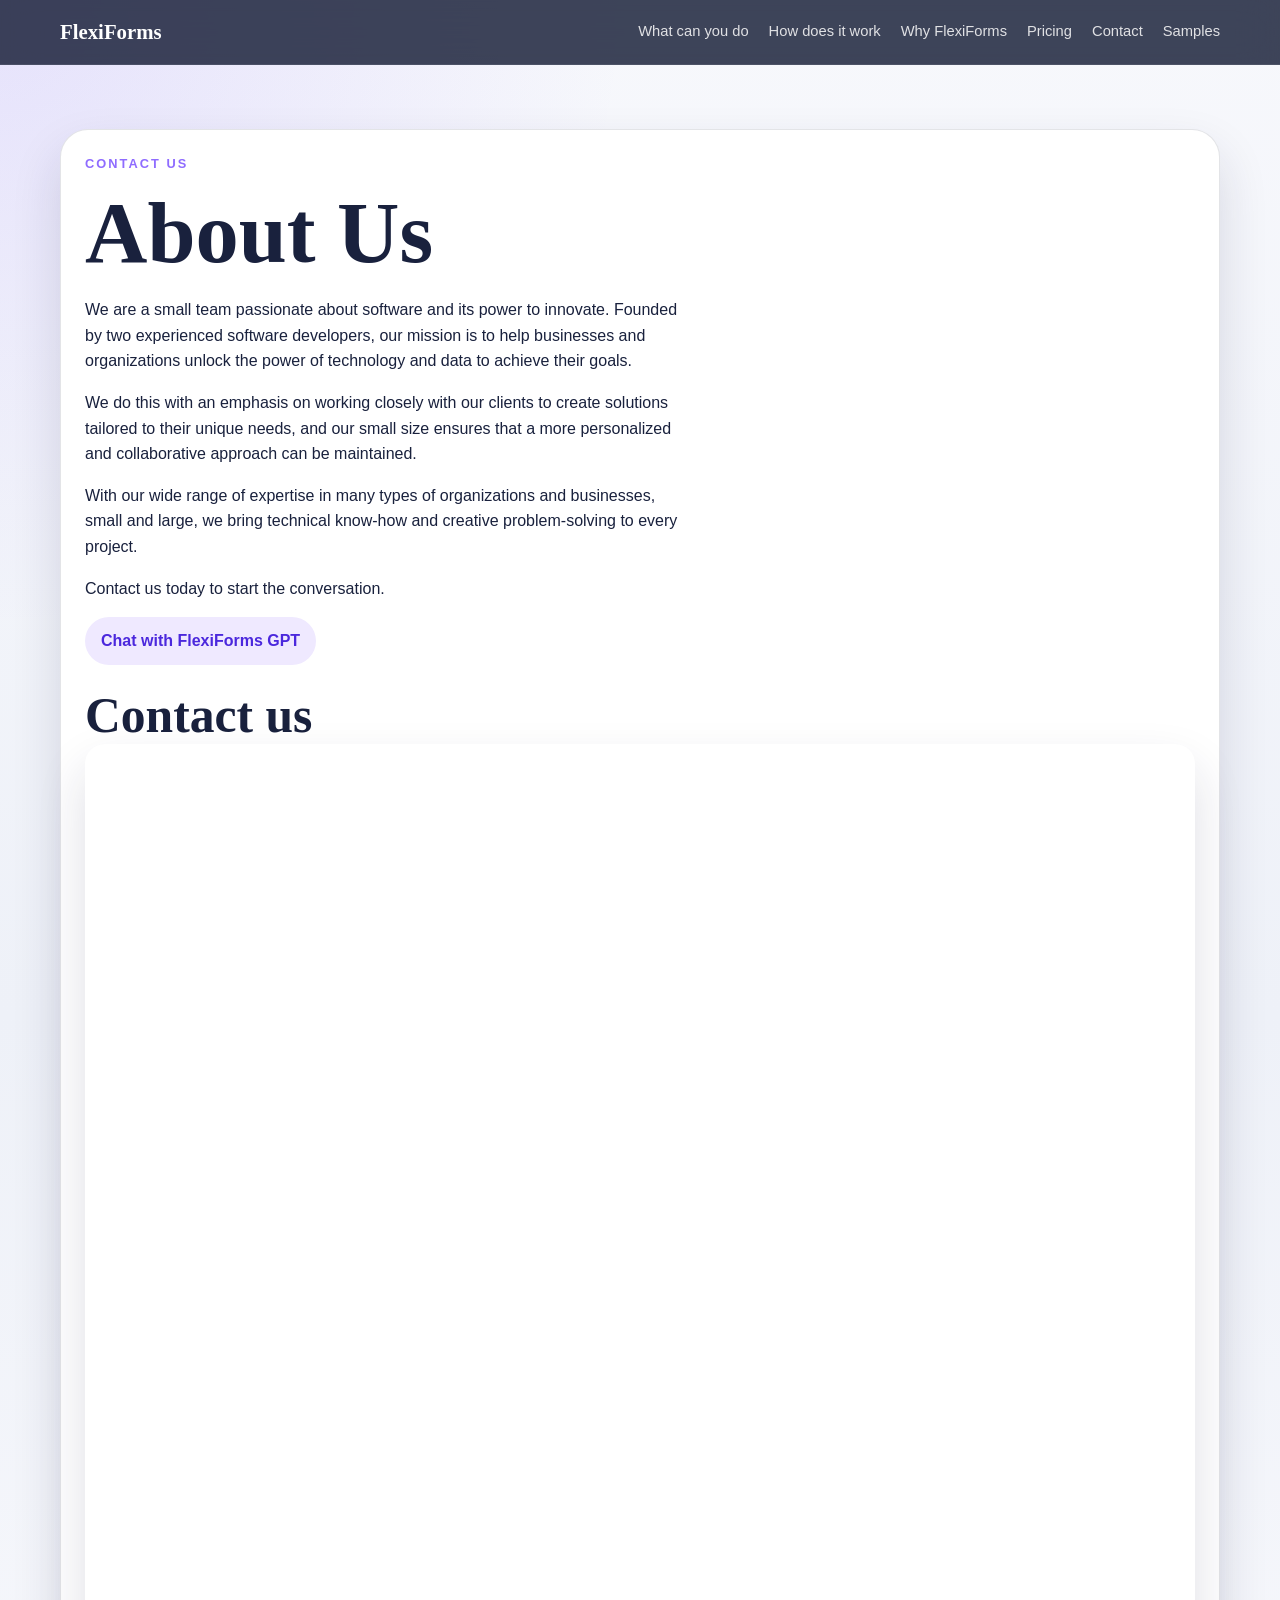
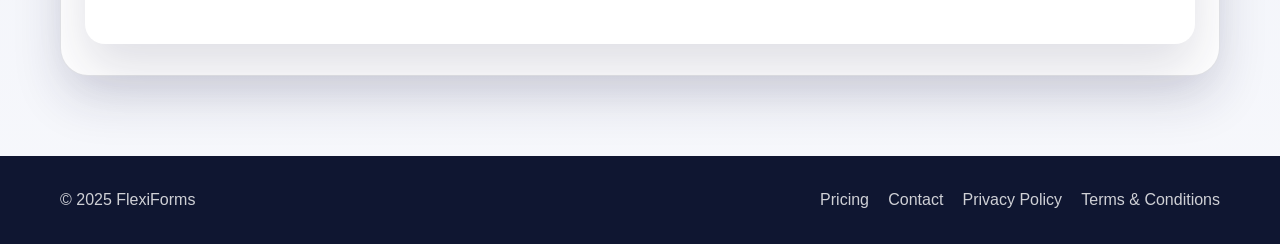
<file: contact.html>
<!DOCTYPE html>
<html lang="en">
<head>
  <meta charset="UTF-8">
  <meta name="viewport" content="width=device-width, initial-scale=1.0">
  <title>Contact | FlexiForms</title>
  <link rel="stylesheet" href="./styles.css">
</head>
<body>
  <header class="site-header">
    <div class="container nav-shell">
      <a class="brand" href="./index.html">FlexiForms</a>
      <nav class="site-nav" aria-label="Primary">
        <a href="./index.html#capabilities">What can you do</a>
        <a href="./index.html#workflow">How does it work</a>
        <a href="./index.html#why">Why FlexiForms</a>
        <a href="./pricing.html">Pricing</a>
        <a href="./contact.html">Contact</a>
        <a href="./samples.html">Samples</a>
      </nav>
    </div>
  </header>
  <main class="page-main">
    <div class="container">
      <section class="page-panel page-stack">
        <article>
          <p class="eyebrow">Contact Us</p>
          <h1>About Us</h1>
          <p>We are a small team passionate about software and its power to innovate. Founded by two experienced software developers, our mission is to help businesses and organizations unlock the power of technology and data to achieve their goals.</p>
          <p>We do this with an emphasis on working closely with our clients to create solutions tailored to their unique needs, and our small size ensures that a more personalized and collaborative approach can be maintained.</p>
          <p>With our wide range of expertise in many types of organizations and businesses, small and large, we bring technical know-how and creative problem-solving to every project.</p>
          <p>Contact us today to start the conversation.</p>
          <div class="button-row">
            <a class="button-inline" href="http://chat.flexiformsapp.com/" target="_blank" rel="noreferrer">Chat with FlexiForms GPT</a>
          </div>
        </article>

        <article>
          <h2>Contact us</h2>
          <div id="loader" class="page-panel">Loading contact form...</div>
          <iframe
            src="https://flexiformslive.azurewebsites.net/afd0b690-01eb-43bb-a23d-08ddc40c4bf8"
            onload="document.getElementById('loader').style.display='none';"
            title="FlexiForms contact form"
            style="width:100%;min-height:900px;border:0;border-radius:20px;background:#fff;box-shadow:0 24px 50px rgba(29,31,71,0.14);"
          ></iframe>
        </article>
      </section>
    </div>
  </main>
  <footer class="site-footer">
    <div class="container footer-shell">
      <p>&copy; 2025 FlexiForms</p>
      <div class="footer-links">
        <a href="./pricing.html">Pricing</a>
        <a href="./contact.html">Contact</a>
        <a href="./privacy-policy.html">Privacy Policy</a>
        <a href="./terms-conditions.html">Terms &amp; Conditions</a>
      </div>
    </div>
  </footer>
</body>
</html>
</file>
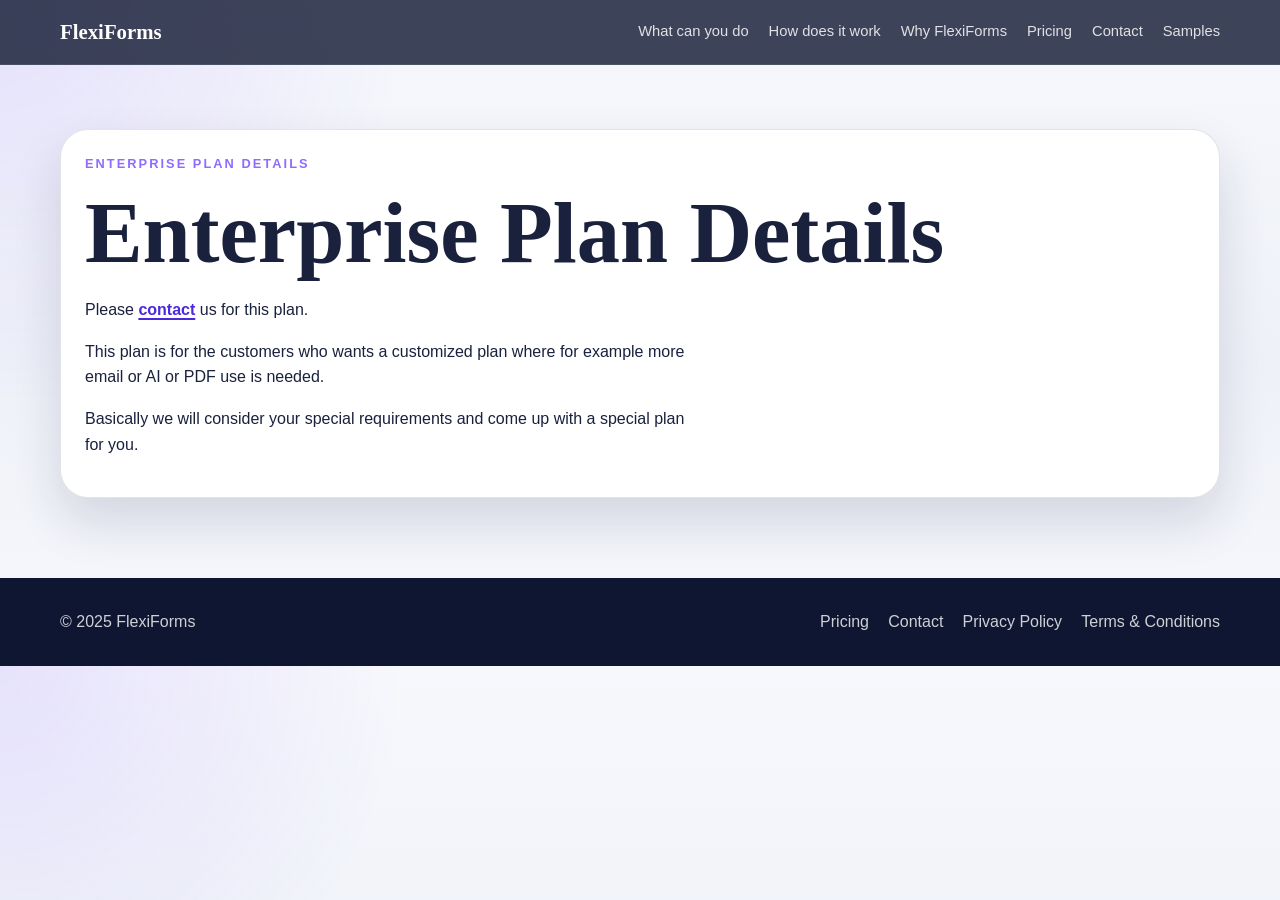
<file: enterprise-plan-details.html>
<!DOCTYPE html>
<html lang="en">
<head>
  <meta charset="UTF-8">
  <meta name="viewport" content="width=device-width, initial-scale=1.0">
  <title>Enterprise Plan Details | FlexiForms</title>
  <link rel="stylesheet" href="./styles.css">
</head>
<body>
  <header class="site-header">
    <div class="container nav-shell">
      <a class="brand" href="./index.html">FlexiForms</a>
      <nav class="site-nav" aria-label="Primary">
        <a href="./index.html#capabilities">What can you do</a>
        <a href="./index.html#workflow">How does it work</a>
        <a href="./index.html#why">Why FlexiForms</a>
        <a href="./pricing.html">Pricing</a>
        <a href="./contact.html">Contact</a>
        <a href="./samples.html">Samples</a>
      </nav>
    </div>
  </header>
  <main class="page-main">
    <div class="container">
      <section class="page-panel policy-copy">
        <p class="eyebrow">Enterprise Plan Details</p>
        <h1>Enterprise Plan Details</h1>
        <p>Please <a href="./contact.html">contact</a> us for this plan.</p>
        <p>This plan is for the customers who wants a customized plan where for example more email or AI or PDF use is needed.</p>
        <p>Basically we will consider your special requirements and come up with a special plan for you.</p>
      </section>
    </div>
  </main>
  <footer class="site-footer">
    <div class="container footer-shell">
      <p>&copy; 2025 FlexiForms</p>
      <div class="footer-links">
        <a href="./pricing.html">Pricing</a>
        <a href="./contact.html">Contact</a>
        <a href="./privacy-policy.html">Privacy Policy</a>
        <a href="./terms-conditions.html">Terms &amp; Conditions</a>
      </div>
    </div>
  </footer>
</body>
</html>
</file>
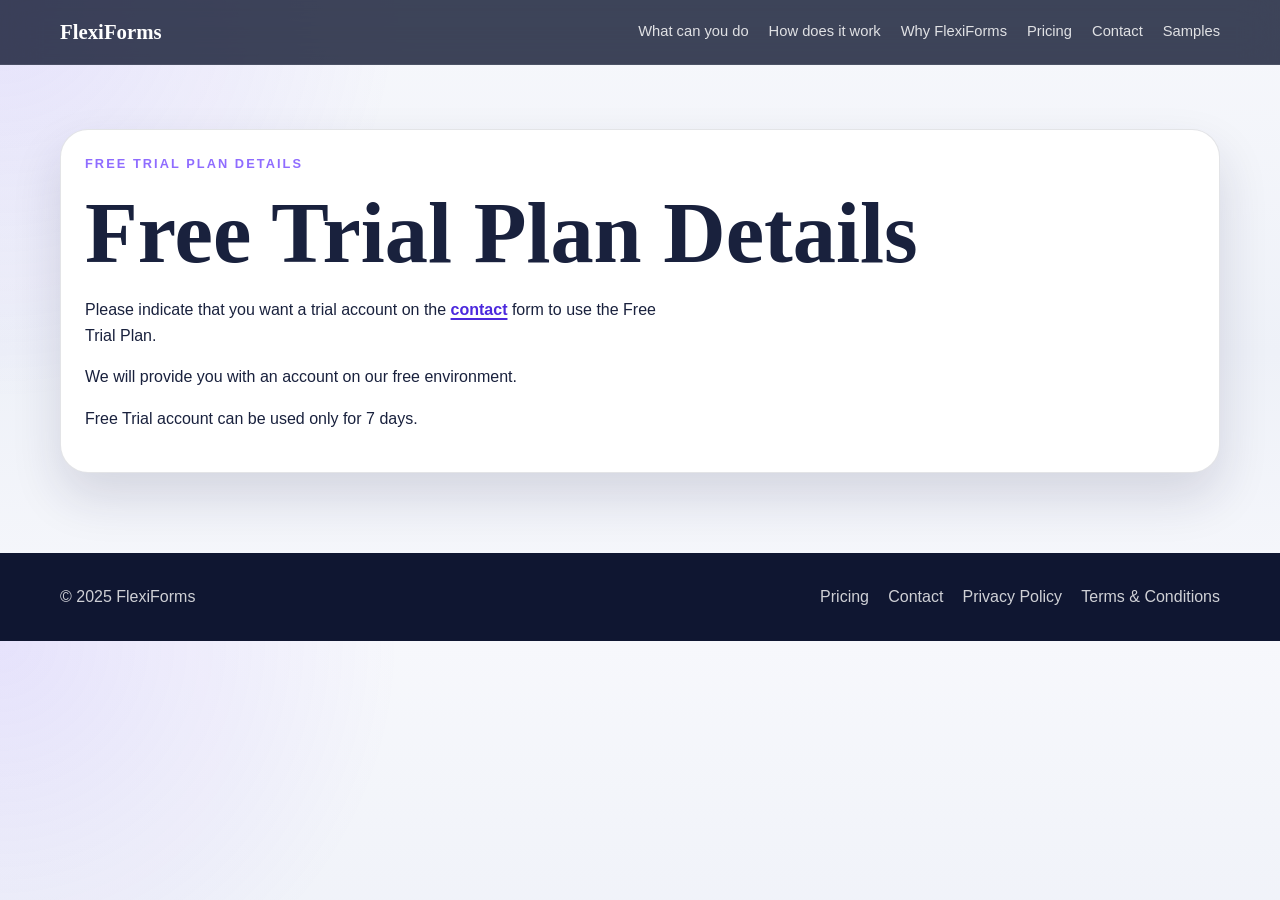
<file: free-plan-details.html>
<!DOCTYPE html>
<html lang="en">
<head>
  <meta charset="UTF-8">
  <meta name="viewport" content="width=device-width, initial-scale=1.0">
  <title>Free Trial Plan Details | FlexiForms</title>
  <link rel="stylesheet" href="./styles.css">
</head>
<body>
  <header class="site-header">
    <div class="container nav-shell">
      <a class="brand" href="./index.html">FlexiForms</a>
      <nav class="site-nav" aria-label="Primary">
        <a href="./index.html#capabilities">What can you do</a>
        <a href="./index.html#workflow">How does it work</a>
        <a href="./index.html#why">Why FlexiForms</a>
        <a href="./pricing.html">Pricing</a>
        <a href="./contact.html">Contact</a>
        <a href="./samples.html">Samples</a>
      </nav>
    </div>
  </header>
  <main class="page-main">
    <div class="container">
      <section class="page-panel policy-copy">
        <p class="eyebrow">Free Trial Plan Details</p>
        <h1>Free Trial Plan Details</h1>
        <p>Please indicate that you want a trial account on the <a href="./contact.html">contact</a> form to use the Free Trial Plan.</p>
        <p>We will provide you with an account on our free environment.</p>
        <p>Free Trial account can be used only for 7 days.</p>
      </section>
    </div>
  </main>
  <footer class="site-footer">
    <div class="container footer-shell">
      <p>&copy; 2025 FlexiForms</p>
      <div class="footer-links">
        <a href="./pricing.html">Pricing</a>
        <a href="./contact.html">Contact</a>
        <a href="./privacy-policy.html">Privacy Policy</a>
        <a href="./terms-conditions.html">Terms &amp; Conditions</a>
      </div>
    </div>
  </footer>
</body>
</html>
</file>
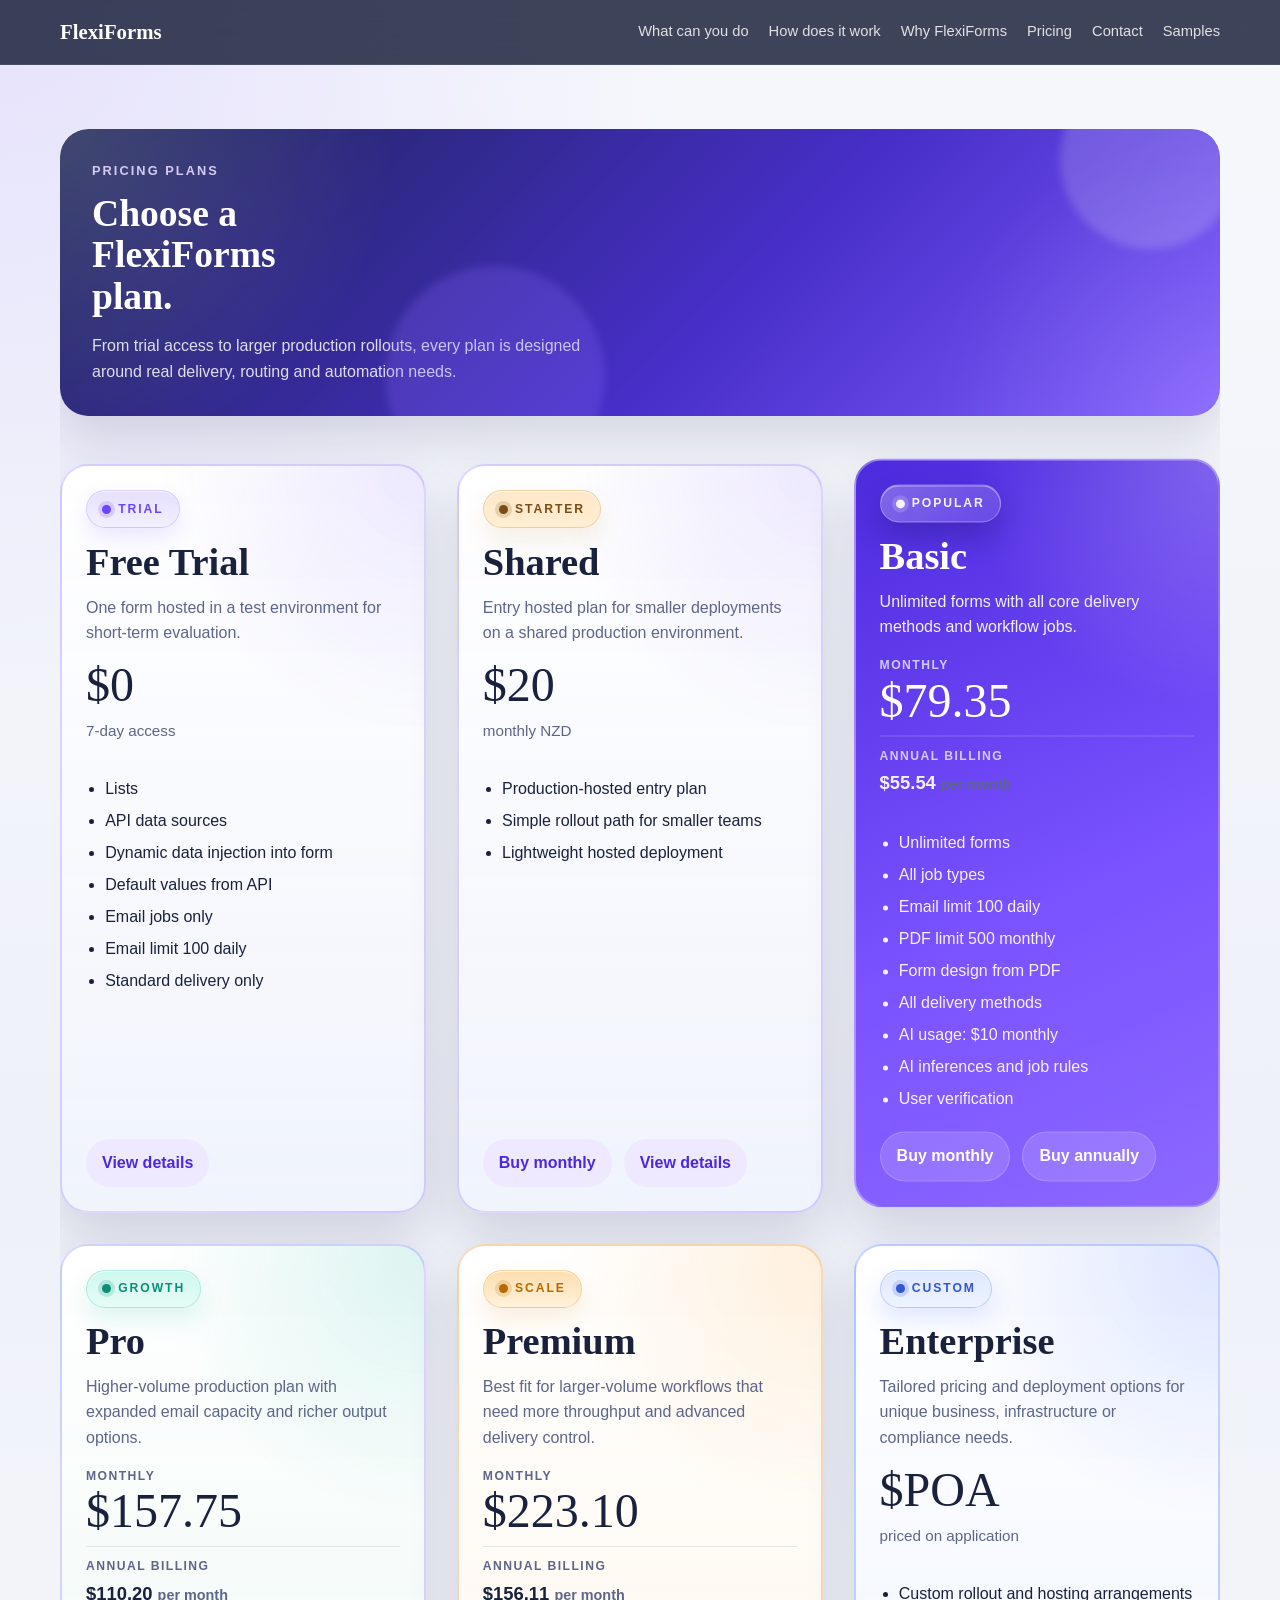
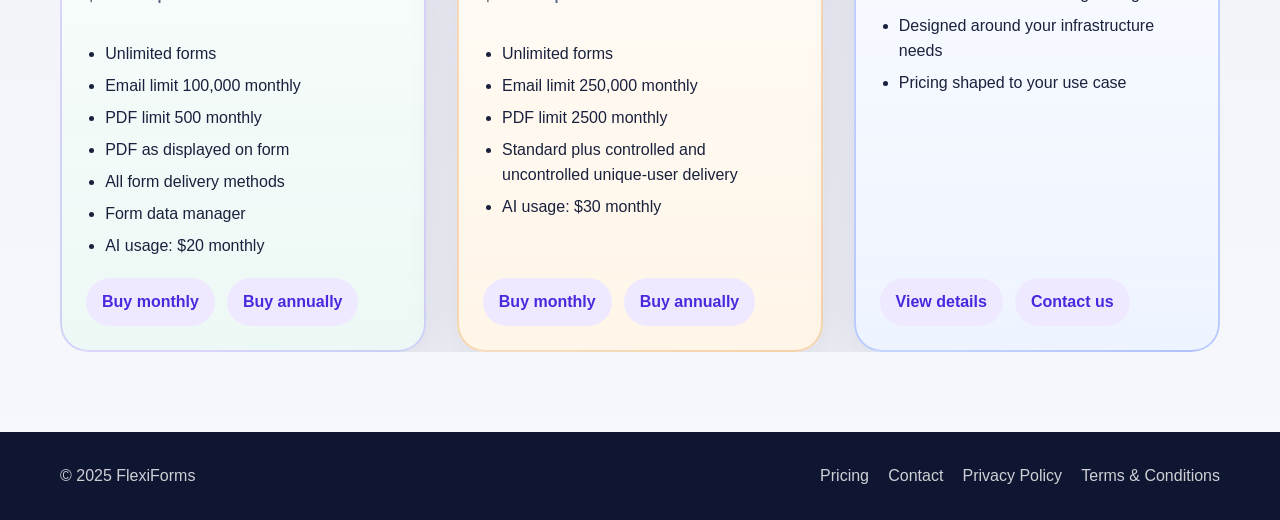
<file: pricing.html>
<!DOCTYPE html>
<html lang="en">
<head>
  <meta charset="UTF-8">
  <meta name="viewport" content="width=device-width, initial-scale=1.0">
  <title>Pricing | FlexiForms</title>
  <link rel="stylesheet" href="./styles.css">
</head>
<body>
  <header class="site-header">
    <div class="container nav-shell">
      <a class="brand" href="./index.html">FlexiForms</a>
      <nav class="site-nav" aria-label="Primary">
        <a href="./index.html#capabilities">What can you do</a>
        <a href="./index.html#workflow">How does it work</a>
        <a href="./index.html#why">Why FlexiForms</a>
        <a href="./pricing.html">Pricing</a>
        <a href="./contact.html">Contact</a>
        <a href="./samples.html">Samples</a>
      </nav>
    </div>
  </header>
  <main class="page-main">
    <div class="container">
      <section class="pricing-shell page-stack">
        <div class="pricing-hero">
          <div class="pricing-orb pricing-orb-one" aria-hidden="true"></div>
          <div class="pricing-orb pricing-orb-two" aria-hidden="true"></div>
          <p class="eyebrow">Pricing Plans</p>
          <h1>Choose a FlexiForms plan.</h1>
          <p>From trial access to larger production rollouts, every plan is designed around real delivery, routing and automation needs.</p>
        </div>

        <div class="plan-grid">
          <article class="plan-card">
            <div class="plan-top">
              <div>
                <p class="plan-badge plan-badge-trial">Trial</p>
                <h2 class="plan-title">Free Trial</h2>
                <p class="plan-summary">One form hosted in a test environment for short-term evaluation.</p>
              </div>
              <div class="plan-price-group">
                <p class="plan-price">$0</p>
                <p class="plan-price-note">7-day access</p>
              </div>
            </div>
            <ul class="bullet-list">
              <li>Lists</li>
              <li>API data sources</li>
              <li>Dynamic data injection into form</li>
              <li>Default values from API</li>
              <li>Email jobs only</li>
              <li>Email limit 100 daily</li>
              <li>Standard delivery only</li>
            </ul>
            <div class="plan-actions">
              <a class="button-inline" href="./free-plan-details.html">View details</a>
            </div>
          </article>

          <article class="plan-card">
            <div class="plan-top">
              <div>
                <p class="plan-badge plan-badge-starter">Starter</p>
                <h2 class="plan-title">Shared</h2>
                <p class="plan-summary">Entry hosted plan for smaller deployments on a shared production environment.</p>
              </div>
              <div class="plan-price-group">
                <p class="plan-price">$20</p>
                <p class="plan-price-note">monthly NZD</p>
              </div>
            </div>
            <ul class="bullet-list">
              <li>Production-hosted entry plan</li>
              <li>Simple rollout path for smaller teams</li>
              <li>Lightweight hosted deployment</li>
            </ul>
            <div class="plan-actions">
              <a class="button-inline" href="https://buy.stripe.com/3cI8wQbhMeuC51x5dz4c808" target="_blank" rel="noreferrer">Buy monthly</a>
              <a class="button-inline" href="./shared-plan-details.html">View details</a>
            </div>
          </article>

          <article class="plan-card plan-card-featured">
            <div class="plan-top">
              <div>
                <p class="plan-badge plan-badge-popular">Popular</p>
                <h2 class="plan-title">Basic</h2>
                <p class="plan-summary">Unlimited forms with all core delivery methods and workflow jobs.</p>
              </div>
              <div class="plan-price-group">
                <div class="plan-rate">
                  <p class="plan-rate-label">Monthly</p>
                  <p class="plan-price">$79.35</p>
                </div>
                <div class="plan-rate plan-rate-secondary">
                  <p class="plan-rate-label">Annual billing</p>
                  <p class="plan-subprice">$55.54 <span>per month</span></p>
                </div>
              </div>
            </div>
            <ul class="bullet-list">
              <li>Unlimited forms</li>
              <li>All job types</li>
              <li>Email limit 100 daily</li>
              <li>PDF limit 500 monthly</li>
              <li>Form design from PDF</li>
              <li>All delivery methods</li>
              <li>AI usage: $10 monthly</li>
              <li>AI inferences and job rules</li>
              <li>User verification</li>
            </ul>
            <div class="plan-actions">
              <a class="button-inline" href="https://buy.stripe.com/fZu5kEadIgCK51x8pL4c806" target="_blank" rel="noreferrer">Buy monthly</a>
              <a class="button-inline" href="https://buy.stripe.com/fZu14oadI5Y69hN21n4c805" target="_blank" rel="noreferrer">Buy annually</a>
            </div>
          </article>

          <article class="plan-card plan-card-growth">
            <div class="plan-top">
              <div>
                <p class="plan-badge plan-badge-growth">Growth</p>
                <h2 class="plan-title">Pro</h2>
                <p class="plan-summary">Higher-volume production plan with expanded email capacity and richer output options.</p>
              </div>
              <div class="plan-price-group">
                <div class="plan-rate">
                  <p class="plan-rate-label">Monthly</p>
                  <p class="plan-price">$157.75</p>
                </div>
                <div class="plan-rate plan-rate-secondary">
                  <p class="plan-rate-label">Annual billing</p>
                  <p class="plan-subprice">$110.20 <span>per month</span></p>
                </div>
              </div>
            </div>
            <ul class="bullet-list">
              <li>Unlimited forms</li>
              <li>Email limit 100,000 monthly</li>
              <li>PDF limit 500 monthly</li>
              <li>PDF as displayed on form</li>
              <li>All form delivery methods</li>
              <li>Form data manager</li>
              <li>AI usage: $20 monthly</li>
            </ul>
            <div class="plan-actions">
              <a class="button-inline" href="https://buy.stripe.com/7sY7sMclQ1HQctZ49v4c804" target="_blank" rel="noreferrer">Buy monthly</a>
              <a class="button-inline" href="https://buy.stripe.com/6oU14oclQeuCbpVcG14c803" target="_blank" rel="noreferrer">Buy annually</a>
            </div>
          </article>

          <article class="plan-card plan-card-scale">
            <div class="plan-top">
              <div>
                <p class="plan-badge plan-badge-scale">Scale</p>
                <h2 class="plan-title">Premium</h2>
                <p class="plan-summary">Best fit for larger-volume workflows that need more throughput and advanced delivery control.</p>
              </div>
              <div class="plan-price-group">
                <div class="plan-rate">
                  <p class="plan-rate-label">Monthly</p>
                  <p class="plan-price">$223.10</p>
                </div>
                <div class="plan-rate plan-rate-secondary">
                  <p class="plan-rate-label">Annual billing</p>
                  <p class="plan-subprice">$156.11 <span>per month</span></p>
                </div>
              </div>
            </div>
            <ul class="bullet-list">
              <li>Unlimited forms</li>
              <li>Email limit 250,000 monthly</li>
              <li>PDF limit 2500 monthly</li>
              <li>Standard plus controlled and uncontrolled unique-user delivery</li>
              <li>AI usage: $30 monthly</li>
            </ul>
            <div class="plan-actions">
              <a class="button-inline" href="https://buy.stripe.com/bJe4gA1Hcdqy51xfSd4c802" target="_blank" rel="noreferrer">Buy monthly</a>
              <a class="button-inline" href="https://buy.stripe.com/3cIbJ21Hc3PY65B5dz4c801" target="_blank" rel="noreferrer">Buy annually</a>
            </div>
          </article>

          <article class="plan-card plan-card-custom">
            <div class="plan-top">
              <div>
                <p class="plan-badge plan-badge-custom">Custom</p>
                <h2 class="plan-title">Enterprise</h2>
                <p class="plan-summary">Tailored pricing and deployment options for unique business, infrastructure or compliance needs.</p>
              </div>
              <div class="plan-price-group">
                <p class="plan-price">$POA</p>
                <p class="plan-price-note">priced on application</p>
              </div>
            </div>
            <ul class="bullet-list">
              <li>Custom rollout and hosting arrangements</li>
              <li>Designed around your infrastructure needs</li>
              <li>Pricing shaped to your use case</li>
            </ul>
            <div class="plan-actions">
              <a class="button-inline" href="./enterprise-plan-details.html">View details</a>
              <a class="button-inline" href="./contact.html">Contact us</a>
            </div>
          </article>
        </div>
      </section>
    </div>
  </main>
  <footer class="site-footer">
    <div class="container footer-shell">
      <p>&copy; 2025 FlexiForms</p>
      <div class="footer-links">
        <a href="./pricing.html">Pricing</a>
        <a href="./contact.html">Contact</a>
        <a href="./privacy-policy.html">Privacy Policy</a>
        <a href="./terms-conditions.html">Terms &amp; Conditions</a>
      </div>
    </div>
  </footer>
</body>
</html>
</file>
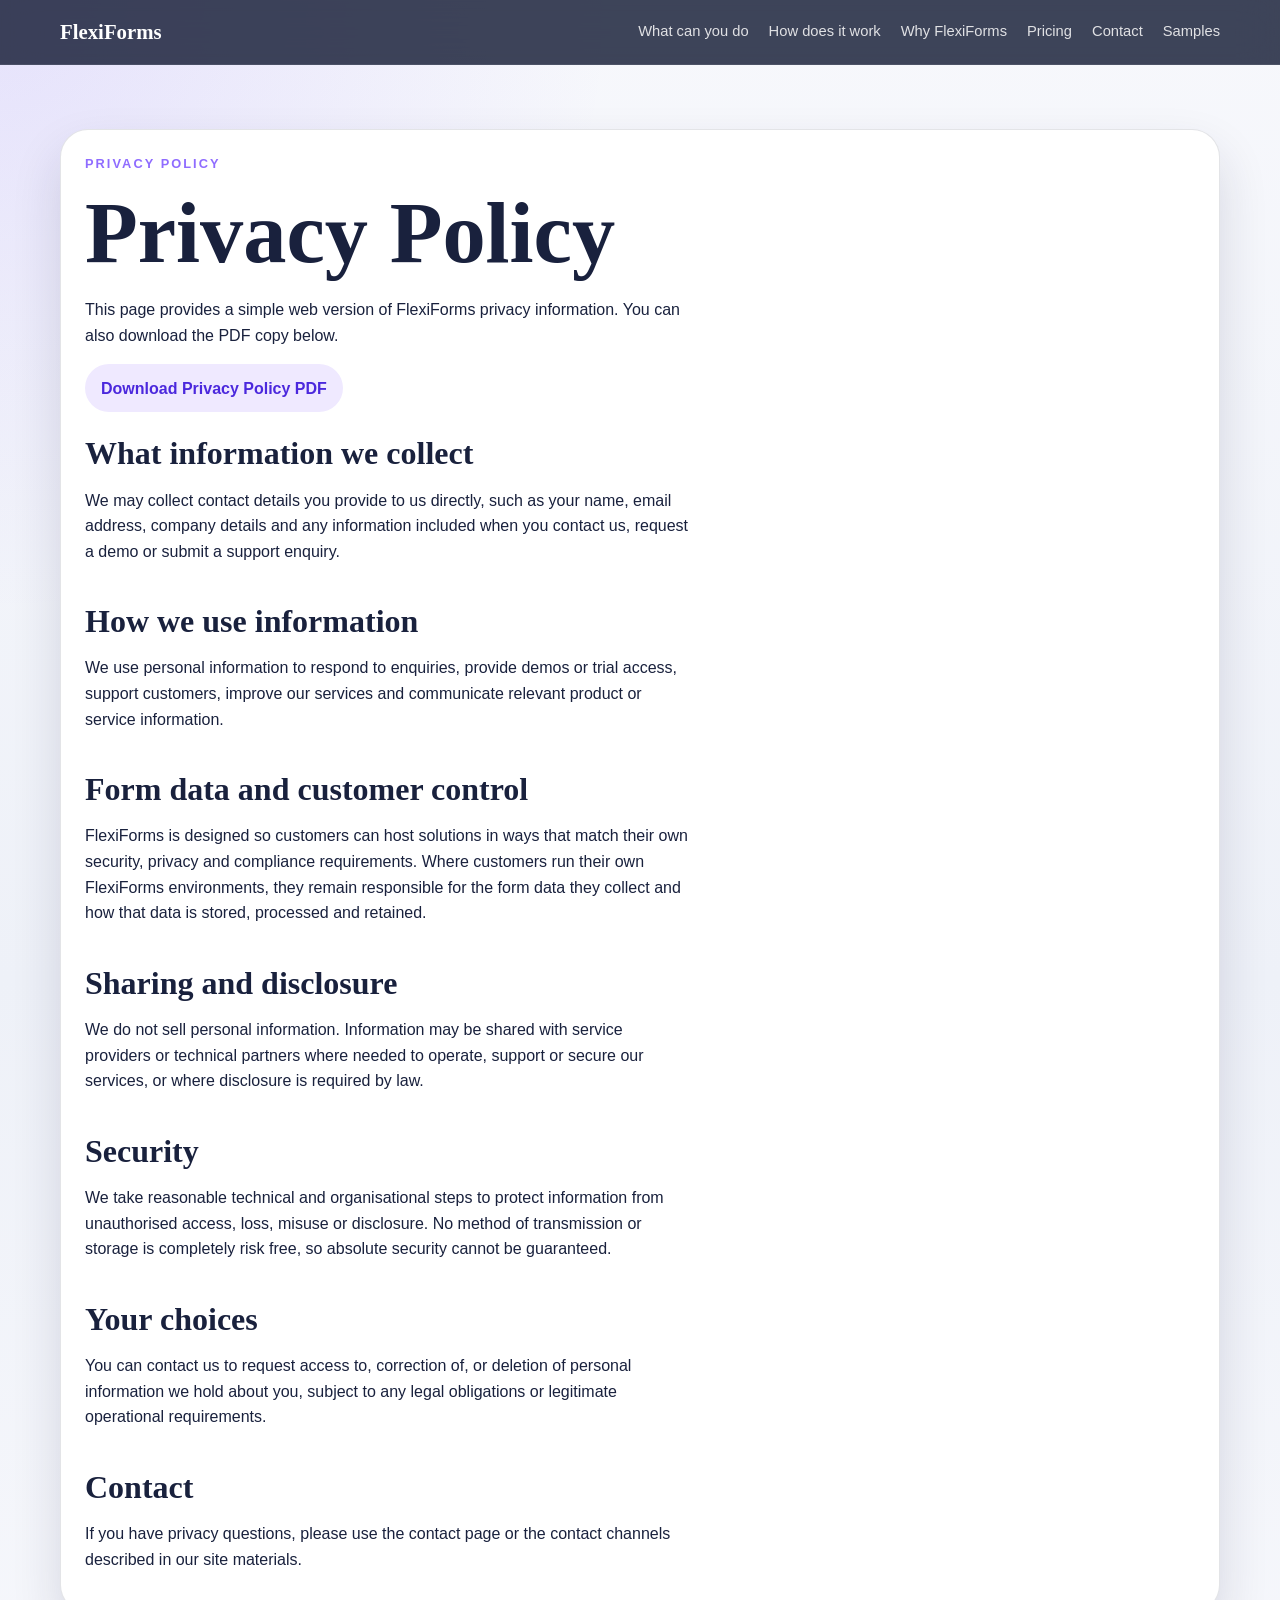
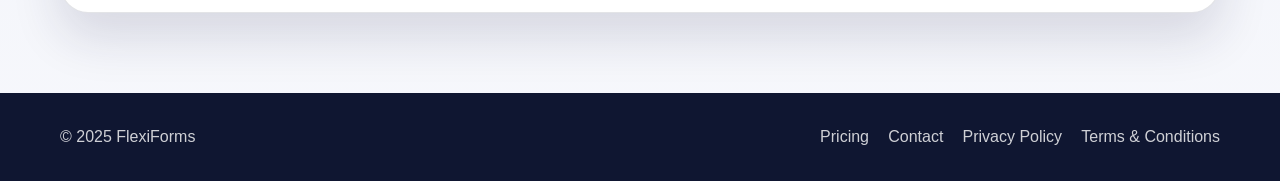
<file: privacy-policy.html>
<!DOCTYPE html>
<html lang="en">
<head>
  <meta charset="UTF-8">
  <meta name="viewport" content="width=device-width, initial-scale=1.0">
  <title>Privacy Policy | FlexiForms</title>
  <link rel="stylesheet" href="./styles.css">
</head>
<body>
  <header class="site-header">
    <div class="container nav-shell">
      <a class="brand" href="./index.html">FlexiForms</a>
      <nav class="site-nav" aria-label="Primary">
        <a href="./index.html#capabilities">What can you do</a>
        <a href="./index.html#workflow">How does it work</a>
        <a href="./index.html#why">Why FlexiForms</a>
        <a href="./pricing.html">Pricing</a>
        <a href="./contact.html">Contact</a>
        <a href="./samples.html">Samples</a>
      </nav>
    </div>
  </header>
  <main class="page-main">
    <div class="container">
      <section class="page-panel page-stack policy-copy">
        <div>
          <p class="eyebrow">Privacy Policy</p>
          <h1>Privacy Policy</h1>
          <p>This page provides a simple web version of FlexiForms privacy information. You can also download the PDF copy below.</p>
          <div class="button-row">
            <a class="button-inline" href="./assets/files/Privacy Policy.pdf">Download Privacy Policy PDF</a>
          </div>
        </div>

        <div>
          <h2>What information we collect</h2>
          <p>We may collect contact details you provide to us directly, such as your name, email address, company details and any information included when you contact us, request a demo or submit a support enquiry.</p>
        </div>

        <div>
          <h2>How we use information</h2>
          <p>We use personal information to respond to enquiries, provide demos or trial access, support customers, improve our services and communicate relevant product or service information.</p>
        </div>

        <div>
          <h2>Form data and customer control</h2>
          <p>FlexiForms is designed so customers can host solutions in ways that match their own security, privacy and compliance requirements. Where customers run their own FlexiForms environments, they remain responsible for the form data they collect and how that data is stored, processed and retained.</p>
        </div>

        <div>
          <h2>Sharing and disclosure</h2>
          <p>We do not sell personal information. Information may be shared with service providers or technical partners where needed to operate, support or secure our services, or where disclosure is required by law.</p>
        </div>

        <div>
          <h2>Security</h2>
          <p>We take reasonable technical and organisational steps to protect information from unauthorised access, loss, misuse or disclosure. No method of transmission or storage is completely risk free, so absolute security cannot be guaranteed.</p>
        </div>

        <div>
          <h2>Your choices</h2>
          <p>You can contact us to request access to, correction of, or deletion of personal information we hold about you, subject to any legal obligations or legitimate operational requirements.</p>
        </div>

        <div>
          <h2>Contact</h2>
          <p>If you have privacy questions, please use the contact page or the contact channels described in our site materials.</p>
        </div>
      </section>
    </div>
  </main>
  <footer class="site-footer">
    <div class="container footer-shell">
      <p>&copy; 2025 FlexiForms</p>
      <div class="footer-links">
        <a href="./pricing.html">Pricing</a>
        <a href="./contact.html">Contact</a>
        <a href="./privacy-policy.html">Privacy Policy</a>
        <a href="./terms-conditions.html">Terms &amp; Conditions</a>
      </div>
    </div>
  </footer>
</body>
</html>
</file>
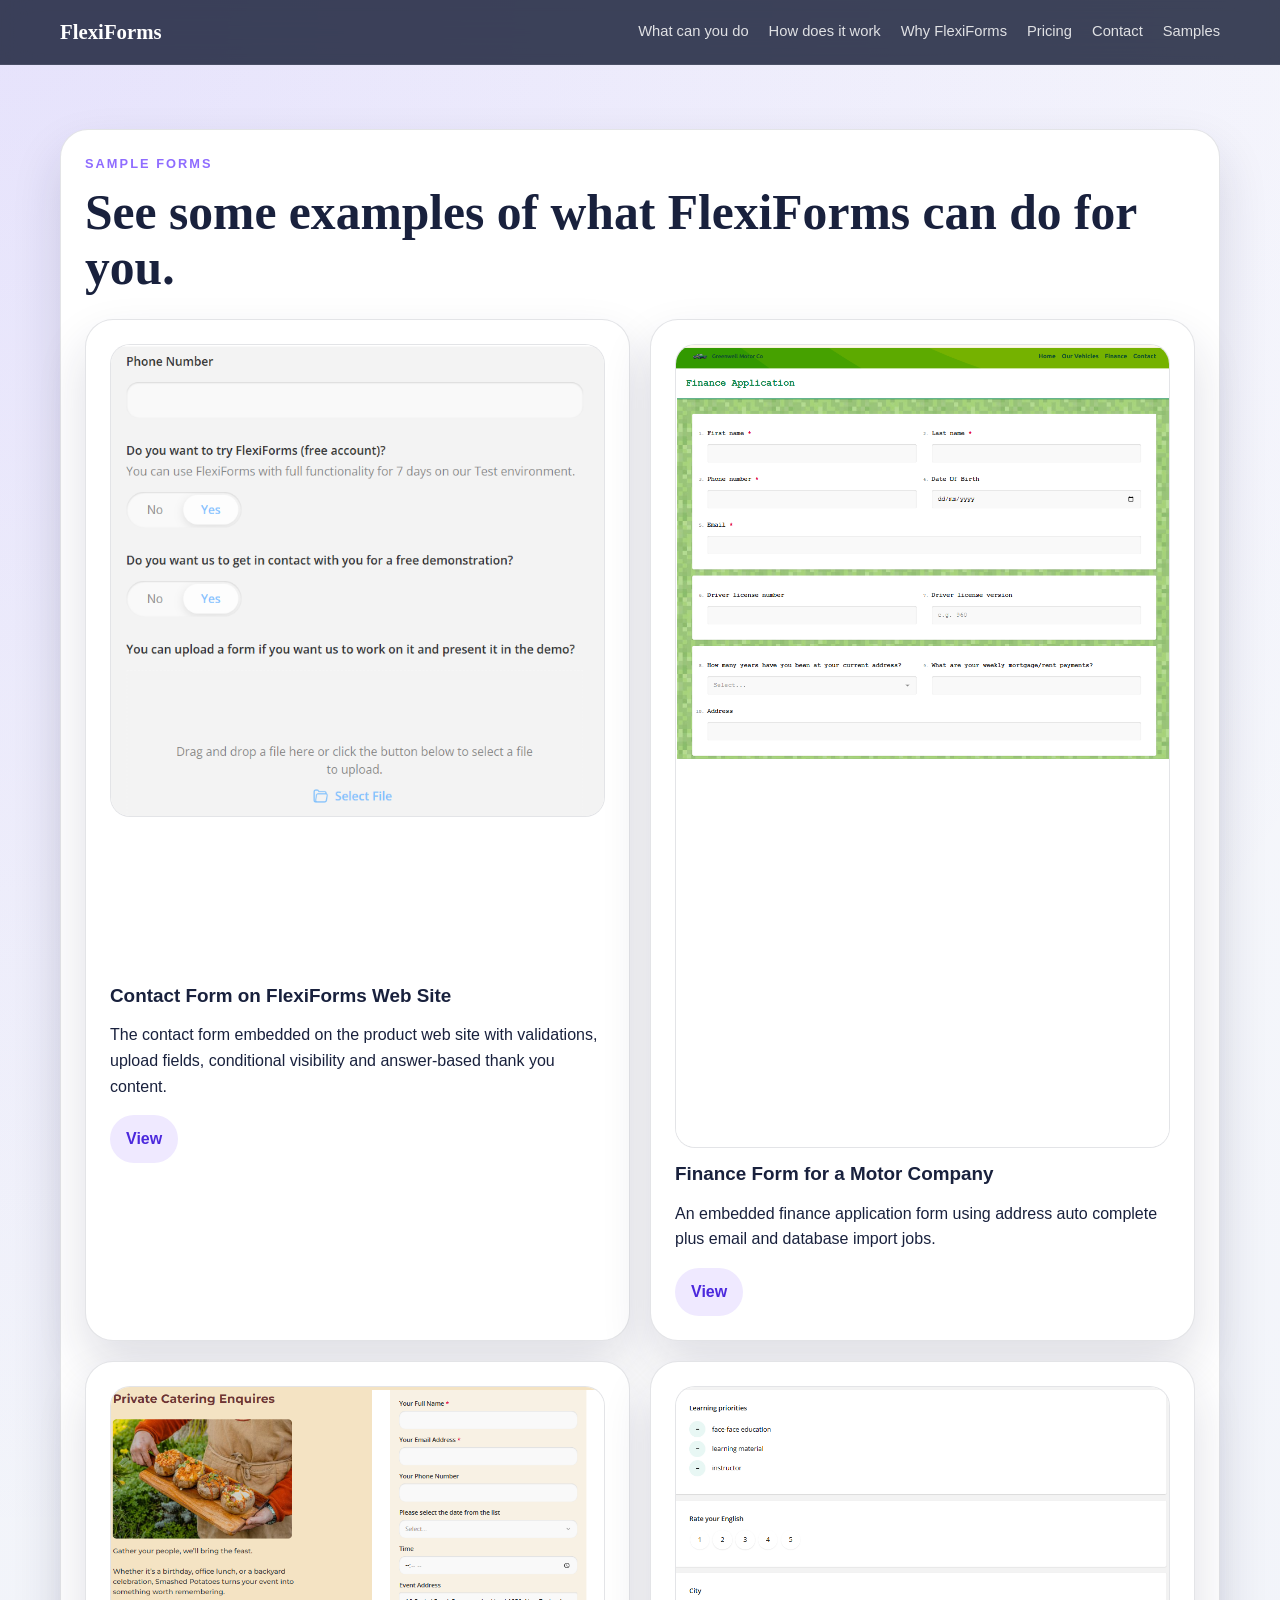
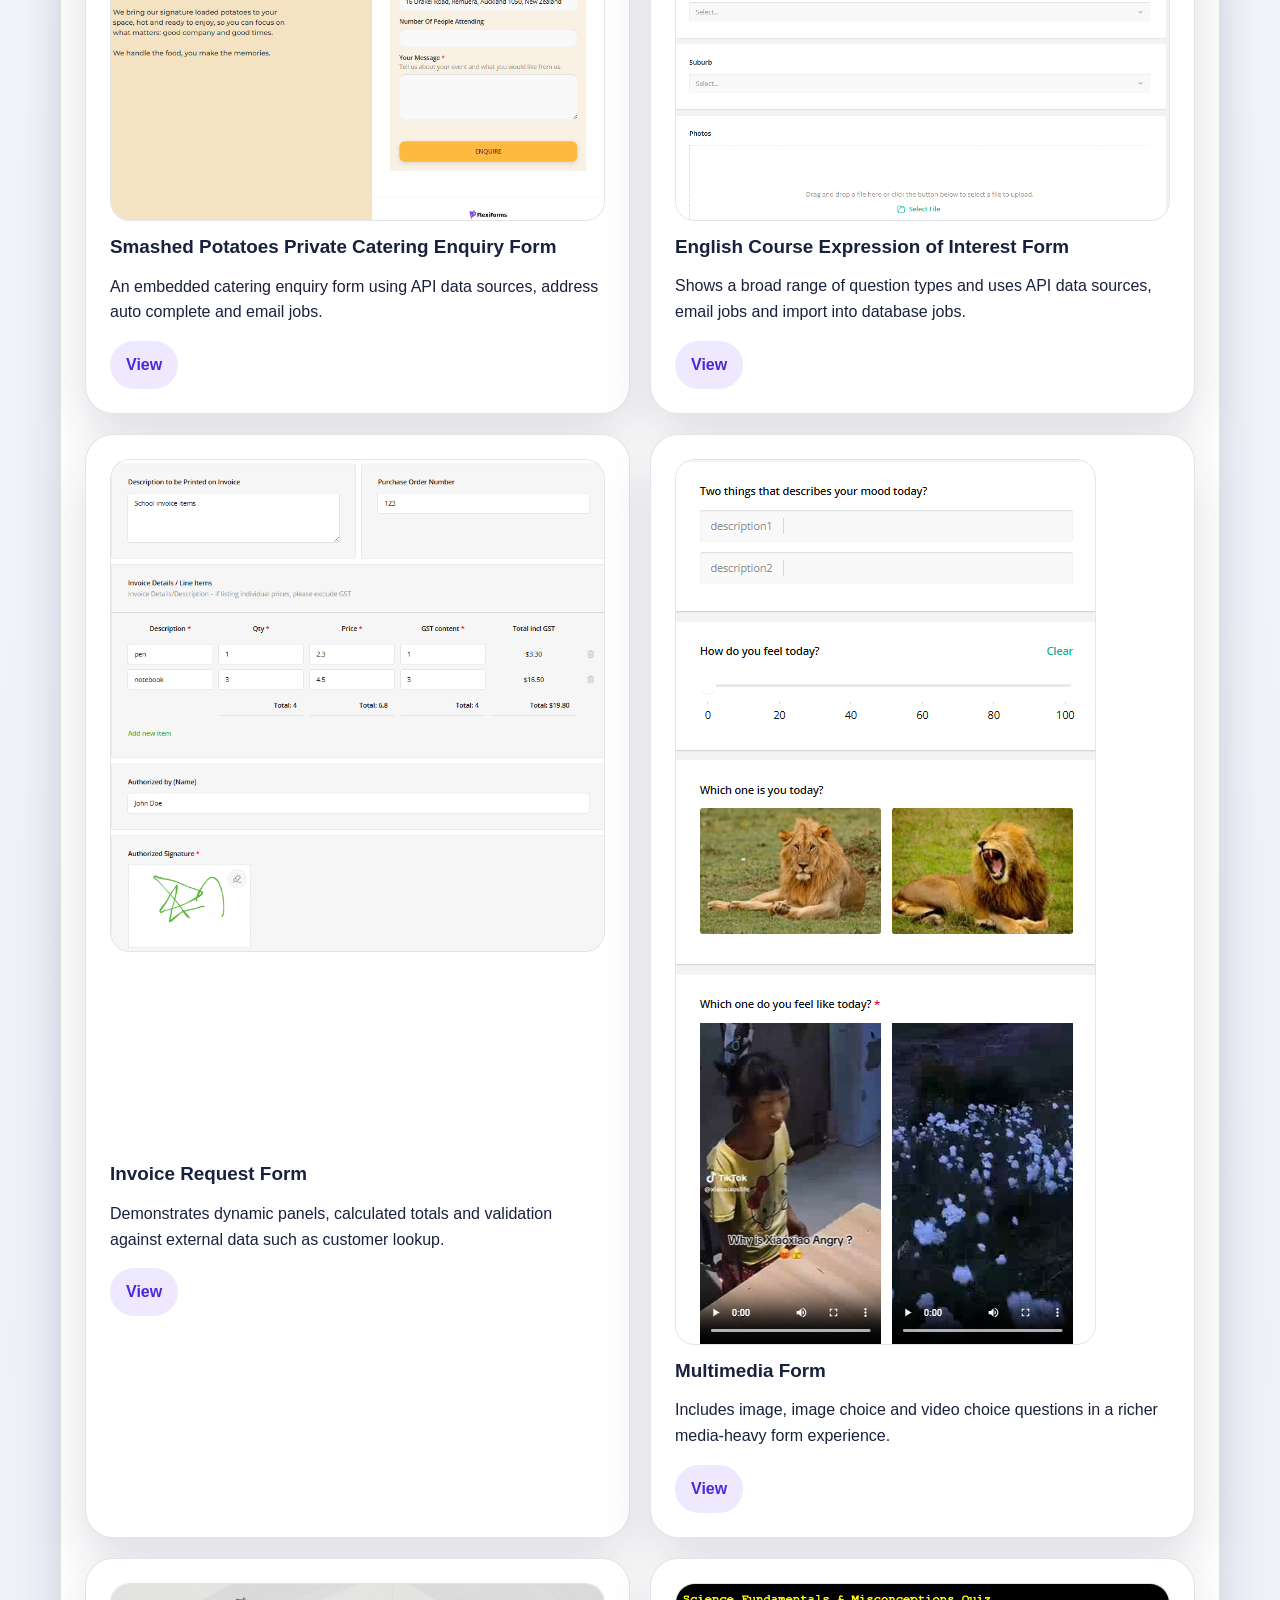
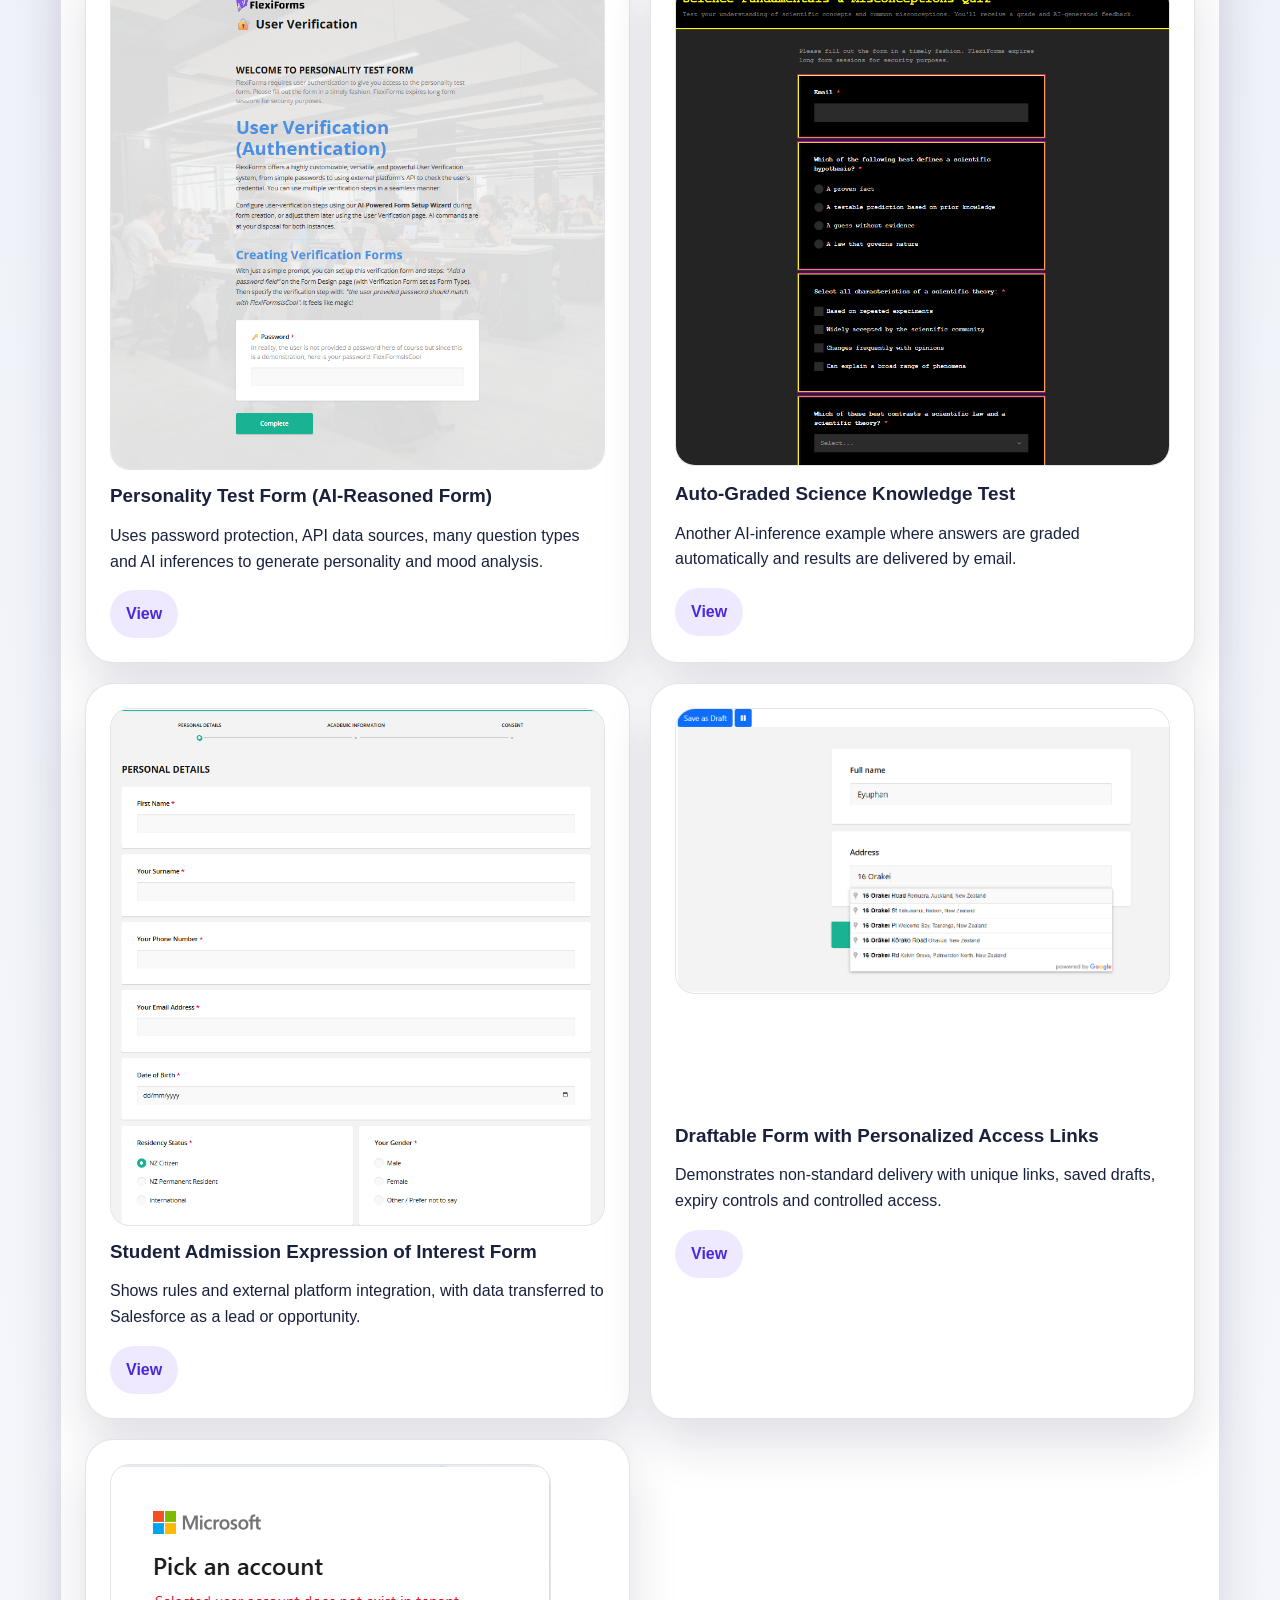
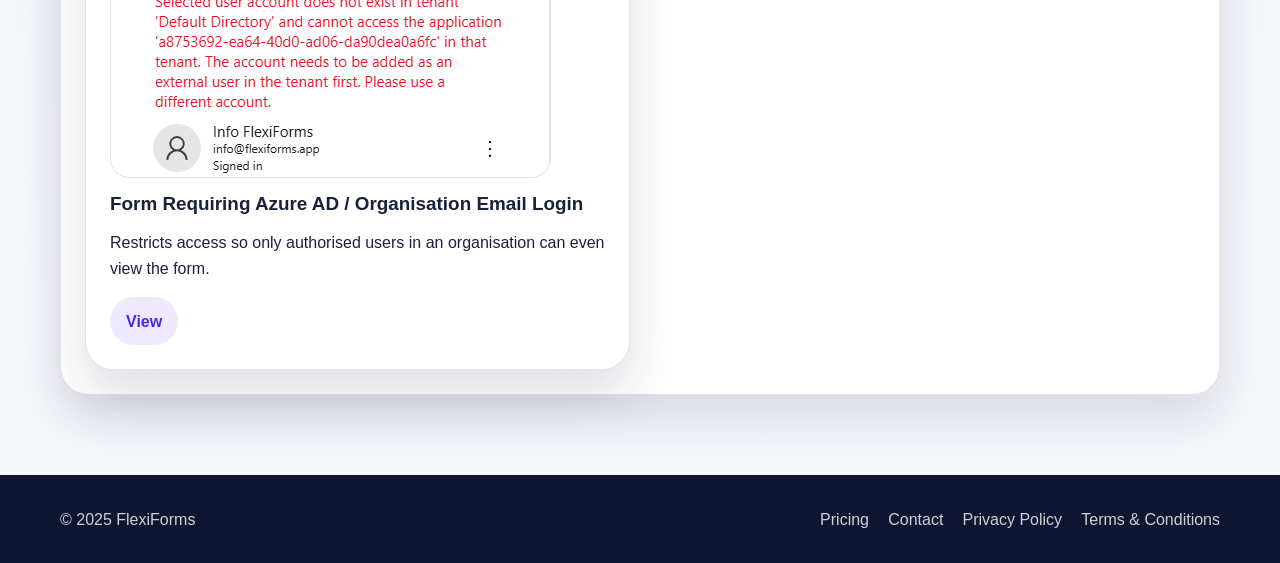
<file: samples.html>
<!DOCTYPE html>
<html lang="en">
<head>
  <meta charset="UTF-8">
  <meta name="viewport" content="width=device-width, initial-scale=1.0">
  <title>Sample Forms | FlexiForms</title>
  <link rel="stylesheet" href="./styles.css">
</head>
<body>
  <header class="site-header">
    <div class="container nav-shell">
      <a class="brand" href="./index.html">FlexiForms</a>
      <nav class="site-nav" aria-label="Primary">
        <a href="./index.html#capabilities">What can you do</a>
        <a href="./index.html#workflow">How does it work</a>
        <a href="./index.html#why">Why FlexiForms</a>
        <a href="./pricing.html">Pricing</a>
        <a href="./contact.html">Contact</a>
        <a href="./samples.html">Samples</a>
      </nav>
    </div>
  </header>
  <main class="page-main">
    <div class="container">
      <section class="page-panel page-stack">
        <div>
          <p class="eyebrow">Sample Forms</p>
          <h2>See some examples of what FlexiForms can do for you.</h2>
        </div>

        <div class="sample-grid">
          <article class="page-panel sample-card">
            <img src="./assets/files/ff contact form.png" alt="Contact form on FlexiForms web site">
            <div>
              <h3>Contact Form on FlexiForms Web Site</h3>
              <p>The contact form embedded on the product web site with validations, upload fields, conditional visibility and answer-based thank you content.</p>
              <a class="button-inline" href="./contact.html">View</a>
            </div>
          </article>

          <article class="page-panel sample-card">
            <img src="./assets/files/gmc.png" alt="Finance form for a motor company">
            <div>
              <h3>Finance Form for a Motor Company</h3>
              <p>An embedded finance application form using address auto complete plus email and database import jobs.</p>
              <a class="button-inline" href="https://www.greenwellmotorco.com/finance" target="_blank" rel="noreferrer">View</a>
            </div>
          </article>

          <article class="page-panel sample-card">
            <img src="./assets/files/sp.png" alt="Smashed Potatoes private catering enquiry form">
            <div>
              <h3>Smashed Potatoes Private Catering Enquiry Form</h3>
              <p>An embedded catering enquiry form using API data sources, address auto complete and email jobs.</p>
              <a class="button-inline" href="https://www.smashedpotatoes.co.nz/#catering" target="_blank" rel="noreferrer">View</a>
            </div>
          </article>

          <article class="page-panel sample-card">
            <img src="./assets/files/english.png" alt="English course expression of interest form">
            <div>
              <h3>English Course Expression of Interest Form</h3>
              <p>Shows a broad range of question types and uses API data sources, email jobs and import into database jobs.</p>
              <a class="button-inline" href="https://flexiformstest.azurewebsites.net/ea95eaea-466f-4dcc-e1de-08ddd0820fde?" target="_blank" rel="noreferrer">View</a>
            </div>
          </article>

          <article class="page-panel sample-card">
            <img src="./assets/files/invoice.png" alt="Invoice request form">
            <div>
              <h3>Invoice Request Form</h3>
              <p>Demonstrates dynamic panels, calculated totals and validation against external data such as customer lookup.</p>
              <a class="button-inline" href="https://flexiformstest.azurewebsites.net/e1a040c4-7a0f-4c98-e81b-08ddb29dd2f9?" target="_blank" rel="noreferrer">View</a>
            </div>
          </article>

          <article class="page-panel sample-card">
            <img src="./assets/files/multimedia.png" alt="Multimedia form">
            <div>
              <h3>Multimedia Form</h3>
              <p>Includes image, image choice and video choice questions in a richer media-heavy form experience.</p>
              <a class="button-inline" href="https://flexiformstest.azurewebsites.net/0c424986-488b-48de-1e13-08de05258f0d?" target="_blank" rel="noreferrer">View</a>
            </div>
          </article>

          <article class="page-panel sample-card">
            <img src="./assets/files/personality.png" alt="Personality test form">
            <div>
              <h3>Personality Test Form (AI-Reasoned Form)</h3>
              <p>Uses password protection, API data sources, many question types and AI inferences to generate personality and mood analysis.</p>
              <a class="button-inline" href="https://flexiformstest.azurewebsites.net/23d65bc5-ee37-4675-39c6-08ddae207593?" target="_blank" rel="noreferrer">View</a>
            </div>
          </article>

          <article class="page-panel sample-card">
            <img src="./assets/files/science.png" alt="Science knowledge test form">
            <div>
              <h3>Auto-Graded Science Knowledge Test</h3>
              <p>Another AI-inference example where answers are graded automatically and results are delivered by email.</p>
              <a class="button-inline" href="https://flexiformstest.azurewebsites.net/3611aa26-046f-47b4-70d6-08ddaebea856?" target="_blank" rel="noreferrer">View</a>
            </div>
          </article>

          <article class="page-panel sample-card">
            <img src="./assets/files/techtorium.png" alt="Student admission expression of interest form">
            <div>
              <h3>Student Admission Expression of Interest Form</h3>
              <p>Shows rules and external platform integration, with data transferred to Salesforce as a lead or opportunity.</p>
              <a class="button-inline" href="https://flexiformstest.azurewebsites.net/fb14e8df-418d-469b-de19-08de172cf66c?" target="_blank" rel="noreferrer">View</a>
            </div>
          </article>

          <article class="page-panel sample-card">
            <img src="./assets/files/unique links.png" alt="Draftable form with personalised access links">
            <div>
              <h3>Draftable Form with Personalized Access Links</h3>
              <p>Demonstrates non-standard delivery with unique links, saved drafts, expiry controls and controlled access.</p>
              <a class="button-inline" href="https://flexiformstest.azurewebsites.net/55bac33f-844f-45be-80b1-08de19ea63d6?user_key=3256a3bf-6491-4b2e-bc1a-904414f39adb" target="_blank" rel="noreferrer">View</a>
            </div>
          </article>

          <article class="page-panel sample-card">
            <img src="./assets/files/azure ad.png" alt="Form requiring Azure AD login">
            <div>
              <h3>Form Requiring Azure AD / Organisation Email Login</h3>
              <p>Restricts access so only authorised users in an organisation can even view the form.</p>
              <a class="button-inline" href="https://flexiformstest.azurewebsites.net/e62e4f54-5257-4902-80b2-08de19ea63d6?" target="_blank" rel="noreferrer">View</a>
            </div>
          </article>
        </div>
      </section>
    </div>
  </main>
  <footer class="site-footer">
    <div class="container footer-shell">
      <p>&copy; 2025 FlexiForms</p>
      <div class="footer-links">
        <a href="./pricing.html">Pricing</a>
        <a href="./contact.html">Contact</a>
        <a href="./privacy-policy.html">Privacy Policy</a>
        <a href="./terms-conditions.html">Terms &amp; Conditions</a>
      </div>
    </div>
  </footer>
</body>
</html>
</file>
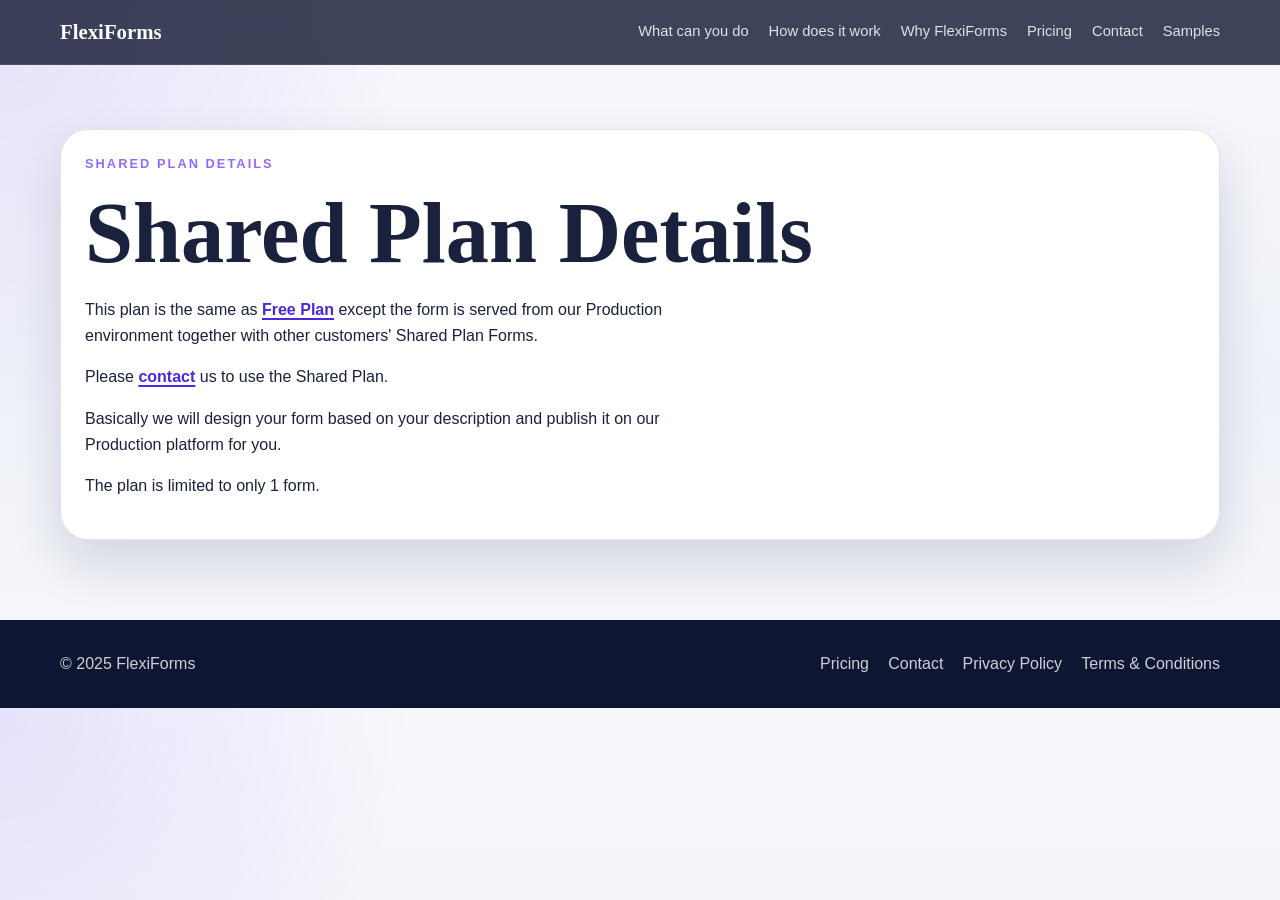
<file: shared-plan-details.html>
<!DOCTYPE html>
<html lang="en">
<head>
  <meta charset="UTF-8">
  <meta name="viewport" content="width=device-width, initial-scale=1.0">
  <title>Shared Plan Details | FlexiForms</title>
  <link rel="stylesheet" href="./styles.css">
</head>
<body>
  <header class="site-header">
    <div class="container nav-shell">
      <a class="brand" href="./index.html">FlexiForms</a>
      <nav class="site-nav" aria-label="Primary">
        <a href="./index.html#capabilities">What can you do</a>
        <a href="./index.html#workflow">How does it work</a>
        <a href="./index.html#why">Why FlexiForms</a>
        <a href="./pricing.html">Pricing</a>
        <a href="./contact.html">Contact</a>
        <a href="./samples.html">Samples</a>
      </nav>
    </div>
  </header>
  <main class="page-main">
    <div class="container">
      <section class="page-panel policy-copy">
        <p class="eyebrow">Shared Plan Details</p>
        <h1>Shared Plan Details</h1>
        <p>This plan is the same as <a href="./free-plan-details.html">Free Plan</a> except the form is served from our Production environment together with other customers' Shared Plan Forms.</p>
        <p>Please <a href="./contact.html">contact</a> us to use the Shared Plan.</p>
        <p>Basically we will design your form based on your description and publish it on our Production platform for you.</p>
        <p>The plan is limited to only 1 form.</p>
      </section>
    </div>
  </main>
  <footer class="site-footer">
    <div class="container footer-shell">
      <p>&copy; 2025 FlexiForms</p>
      <div class="footer-links">
        <a href="./pricing.html">Pricing</a>
        <a href="./contact.html">Contact</a>
        <a href="./privacy-policy.html">Privacy Policy</a>
        <a href="./terms-conditions.html">Terms &amp; Conditions</a>
      </div>
    </div>
  </footer>
</body>
</html>
</file>
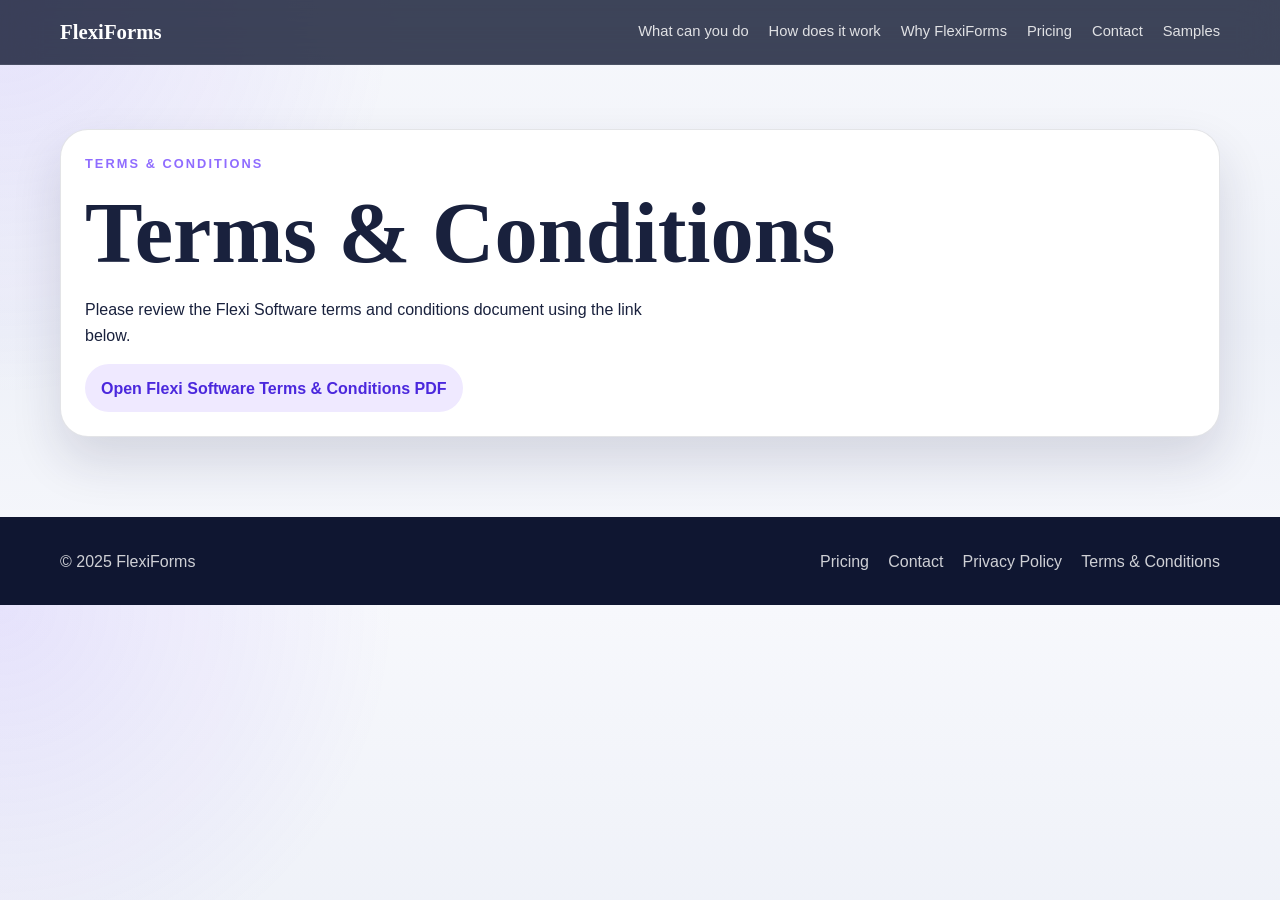
<file: terms-conditions.html>
<!DOCTYPE html>
<html lang="en">
<head>
  <meta charset="UTF-8">
  <meta name="viewport" content="width=device-width, initial-scale=1.0">
  <title>Terms & Conditions | FlexiForms</title>
  <link rel="stylesheet" href="./styles.css">
</head>
<body>
  <header class="site-header">
    <div class="container nav-shell">
      <a class="brand" href="./index.html">FlexiForms</a>
      <nav class="site-nav" aria-label="Primary">
        <a href="./index.html#capabilities">What can you do</a>
        <a href="./index.html#workflow">How does it work</a>
        <a href="./index.html#why">Why FlexiForms</a>
        <a href="./pricing.html">Pricing</a>
        <a href="./contact.html">Contact</a>
        <a href="./samples.html">Samples</a>
      </nav>
    </div>
  </header>
  <main class="page-main">
    <div class="container">
      <section class="page-panel">
        <p class="eyebrow">Terms &amp; Conditions</p>
        <h1>Terms &amp; Conditions</h1>
        <p>Please review the Flexi Software terms and conditions document using the link below.</p>
        <div class="button-row">
          <a class="button-inline" href="./assets/files/Flexi Software Terms & Conditions.pdf">Open Flexi Software Terms &amp; Conditions PDF</a>
        </div>
      </section>
    </div>
  </main>
  <footer class="site-footer">
    <div class="container footer-shell">
      <p>&copy; 2025 FlexiForms</p>
      <div class="footer-links">
        <a href="./pricing.html">Pricing</a>
        <a href="./contact.html">Contact</a>
        <a href="./privacy-policy.html">Privacy Policy</a>
        <a href="./terms-conditions.html">Terms &amp; Conditions</a>
      </div>
    </div>
  </footer>
</body>
</html>
</file>
<file: styles.css>
:root {
  --bg: #f4f6fb;
  --surface: #ffffff;
  --surface-alt: #eef1f8;
  --text: #19213d;
  --muted: #5d6688;
  --line: rgba(25, 33, 61, 0.12);
  --brand: #6b45ff;
  --brand-strong: #4b28dd;
  --brand-soft: #efe9ff;
  --accent: #8f6cff;
  --shadow: 0 24px 50px rgba(29, 31, 71, 0.14);
  --radius-lg: 28px;
  --radius-md: 20px;
  --radius-sm: 14px;
  --container: 1160px;
}

* {
  box-sizing: border-box;
}

html {
  scroll-behavior: smooth;
}

body {
  margin: 0;
  background:
    radial-gradient(circle at top left, rgba(107, 69, 255, 0.12), transparent 28%),
    linear-gradient(180deg, #f7f8fc, #eef1f8 55%, #f7f8fc);
  color: var(--text);
  font-family: "Trebuchet MS", "Segoe UI", sans-serif;
  line-height: 1.6;
}

img {
  display: block;
  max-width: 100%;
}

a {
  color: inherit;
  text-decoration: none;
}

main a:not(.button):not(.button-inline):not(.download-link) {
  color: var(--brand-strong);
  text-decoration: underline;
  text-decoration-thickness: 2px;
  text-underline-offset: 0.18em;
  font-weight: 700;
}

main a:not(.button):not(.button-inline):not(.download-link):hover {
  color: var(--brand);
}

.container {
  width: min(calc(100% - 2rem), var(--container));
  margin: 0 auto;
}

.site-header {
  position: sticky;
  top: 0;
  z-index: 20;
  backdrop-filter: blur(18px);
  background: rgba(10, 17, 43, 0.78);
  border-bottom: 1px solid rgba(255, 255, 255, 0.08);
}

.nav-shell,
.footer-shell {
  display: flex;
  align-items: center;
  justify-content: space-between;
  gap: 1.2rem;
  padding: 0.95rem 0;
}

.brand {
  font-family: Georgia, "Times New Roman", serif;
  font-size: 1.3rem;
  font-weight: 700;
  color: #fff;
}

.site-nav {
  display: flex;
  flex-wrap: wrap;
  justify-content: flex-end;
  gap: 1rem 1.25rem;
  font-size: 0.92rem;
  color: rgba(255, 255, 255, 0.84);
}

.site-nav a:hover,
.footer-links a:hover {
  color: #fff;
}

.hero {
  position: relative;
  overflow: clip;
  padding: 5rem 0 4rem;
  background:
    linear-gradient(135deg, rgba(14, 23, 56, 0.96), rgba(42, 27, 118, 0.9)),
    linear-gradient(180deg, #18234f, #5634d6);
  color: #fff;
}

.hero-backdrop {
  position: absolute;
  inset: 0;
  background:
    radial-gradient(circle at 15% 20%, rgba(255, 255, 255, 0.1), transparent 18%),
    radial-gradient(circle at 84% 26%, rgba(255, 255, 255, 0.12), transparent 12%),
    radial-gradient(circle at 74% 70%, rgba(255, 255, 255, 0.08), transparent 20%);
  pointer-events: none;
}

.hero-grid,
.cta-box {
  display: grid;
  gap: 2rem;
  align-items: center;
}

.hero-grid {
  grid-template-columns: 1fr;
  position: relative;
}

.eyebrow {
  margin: 0 0 0.75rem;
  text-transform: uppercase;
  letter-spacing: 0.16em;
  font-size: 0.8rem;
  font-weight: 700;
  color: var(--accent);
}

.hero .eyebrow {
  color: rgba(220, 212, 255, 0.92);
}

h1,
h2,
h3 {
  margin: 0;
  line-height: 1.1;
}

h1,
h2 {
  font-family: Georgia, "Times New Roman", serif;
}

h1 {
  font-size: clamp(2.8rem, 7vw, 5.4rem);
}

h2 {
  font-size: clamp(2rem, 4vw, 3.1rem);
}

h3 {
  font-size: 1.18rem;
}

.hero-text,
.section-heading h2 + p {
  max-width: 62ch;
  font-size: 1.08rem;
}

.hero-actions {
  display: flex;
  flex-wrap: wrap;
  gap: 0.9rem;
  margin-top: 1.75rem;
}

.button {
  display: inline-flex;
  align-items: center;
  justify-content: center;
  min-height: 48px;
  padding: 0.85rem 1.25rem;
  border-radius: 999px;
  font-weight: 700;
}

.button-primary {
  background: #fff;
  color: var(--brand-strong);
}

.button-secondary {
  color: #fff;
  border: 1px solid rgba(255, 255, 255, 0.28);
  background: rgba(255, 255, 255, 0.07);
}

.hero-card,
.card,
.mini-card,
.process-step,
.cta-box,
.page-panel {
  border-radius: var(--radius-lg);
  box-shadow: var(--shadow);
}

.hero-card {
  padding: 1.2rem;
  background: rgba(255, 255, 255, 0.1);
  border: 1px solid rgba(255, 255, 255, 0.16);
}

.hero-copy {
  max-width: 760px;
}

.hero-card img,
.hero-card video {
  border-radius: calc(var(--radius-lg) - 8px);
}

.hero-card video {
  width: 100%;
  height: auto;
}

.hero-card-wide {
  width: min(100%, 940px);
}

.section {
  padding: 5.5rem 0;
}

.section-light {
  background: transparent;
}

.section-plain {
  background: #f8f9fc;
}

.section-accent {
  color: #fff;
  background:
    radial-gradient(circle at 10% 20%, rgba(255, 255, 255, 0.12), transparent 18%),
    linear-gradient(135deg, #6f3cff, #8e55ff);
}

.section-cta {
  padding-top: 0;
}

.section-heading {
  margin-bottom: 2rem;
}

.section-heading.narrow {
  max-width: 56rem;
}

.workflow-heading {
  text-align: center;
  margin-bottom: 2.5rem;
}

.capability-grid,
.feature-grid,
.process-grid,
.compare-grid {
  display: grid;
  gap: 1.25rem;
}

.capability-grid {
  grid-template-columns: repeat(4, minmax(0, 1fr));
}

.feature-grid {
  grid-template-columns: repeat(3, minmax(0, 1fr));
}

.compare-grid {
  grid-template-columns: repeat(2, minmax(0, 1fr));
}

.card,
.mini-card,
.page-panel {
  padding: 1.5rem;
  background: var(--surface);
  border: 1px solid var(--line);
}

.feature-card {
  min-height: 100%;
}

.compare-card-muted {
  background: rgba(255, 255, 255, 0.12);
  border-color: rgba(255, 255, 255, 0.2);
}

.section-accent .compare-card {
  background: rgba(255, 255, 255, 0.14);
  border-color: rgba(255, 255, 255, 0.24);
}

.media-band {
  margin-top: 1.5rem;
  padding: 1rem;
  border-radius: var(--radius-lg);
  background: linear-gradient(135deg, #6f43ff, #9057ff);
  box-shadow: var(--shadow);
}

.media-band img {
  border-radius: calc(var(--radius-lg) - 10px);
  width: 100%;
}

.workflow-switcher {
  display: grid;
  gap: 1rem;
}

.workflow-stage {
  position: relative;
  min-height: 520px;
  border-radius: calc(var(--radius-lg) - 10px);
  overflow: hidden;
  background: rgba(255, 255, 255, 0.08);
}

.workflow-image {
  position: absolute;
  inset: 0;
  width: 100%;
  height: 100%;
  object-fit: contain;
  opacity: 0;
  transform: scale(0.985);
  transition: opacity 0.35s ease, transform 0.35s ease;
}

.workflow-image.is-active {
  opacity: 1;
  transform: scale(1);
}

.workflow-controls {
  display: flex;
  flex-wrap: wrap;
  gap: 0.75rem;
}

.workflow-tab {
  appearance: none;
  border: 1px solid rgba(255, 255, 255, 0.22);
  background: rgba(255, 255, 255, 0.08);
  color: #fff;
  padding: 0.75rem 1rem;
  border-radius: 999px;
  cursor: pointer;
  font: inherit;
  font-weight: 700;
}

.workflow-tab.is-active {
  background: #fff;
  color: var(--brand-strong);
}

.workflow-layout {
  position: relative;
  display: grid;
  grid-template-columns: repeat(2, minmax(0, 1fr));
  gap: 2.25rem 3rem;
  align-items: center;
  max-width: 920px;
  margin: 0 auto;
}

.workflow-card {
  position: relative;
  min-height: 190px;
  border-radius: 18px;
  background: #fff;
  border: 1px solid rgba(107, 69, 255, 0.08);
  box-shadow: 0 20px 35px rgba(29, 31, 71, 0.08);
  overflow: hidden;
}

.workflow-copy {
  max-width: 340px;
}

.workflow-copy h3 {
  margin-bottom: 0.8rem;
  font-size: clamp(1.8rem, 3vw, 2.5rem);
  font-family: Georgia, "Times New Roman", serif;
  line-height: 1.08;
}

.workflow-copy p {
  margin: 0;
  color: var(--muted);
}

.workflow-card-gauge {
  display: grid;
  place-items: center;
}

.gauge-ring {
  width: 90px;
  height: 90px;
  border-radius: 50%;
  background:
    conic-gradient(var(--brand) 0 230deg, #dfe5fb 230deg 360deg);
  position: relative;
}

.gauge-ring::after {
  content: "";
  position: absolute;
  inset: 9px;
  border-radius: 50%;
  background: #fff;
}

.gauge-lines {
  position: absolute;
  width: 44px;
  height: 24px;
  border-top: 4px solid #d8ddf0;
  border-bottom: 4px solid #d8ddf0;
  z-index: 1;
}

.workflow-card-chart,
.workflow-card-bars {
  padding: 1.35rem;
}

.chart-line {
  display: flex;
  align-items: flex-end;
  justify-content: space-between;
  height: 86px;
  margin-bottom: 1.15rem;
}

.chart-line span {
  position: relative;
  width: 16%;
  height: 100%;
}

.chart-line span::before {
  content: "";
  position: absolute;
  left: 50%;
  bottom: 0;
  width: 10px;
  height: 10px;
  border-radius: 50%;
  background: var(--brand);
  transform: translateX(-50%);
  box-shadow: 0 0 0 3px rgba(107, 69, 255, 0.14);
}

.chart-line span:nth-child(1) { height: 20%; }
.chart-line span:nth-child(2) { height: 54%; }
.chart-line span:nth-child(3) { height: 58%; }
.chart-line span:nth-child(4) { height: 76%; }
.chart-line span:nth-child(5) { height: 92%; }

.chart-line span:not(:last-child)::after {
  content: "";
  position: absolute;
  left: calc(50% + 4px);
  right: -30%;
  bottom: 8px;
  height: 3px;
  background: linear-gradient(90deg, var(--brand), #a58cff);
  transform-origin: left center;
}

.chart-line span:nth-child(1)::after { transform: rotate(-48deg); }
.chart-line span:nth-child(2)::after { transform: rotate(-8deg); }
.chart-line span:nth-child(3)::after { transform: rotate(-28deg); }
.chart-line span:nth-child(4)::after { transform: rotate(2deg); }

.chart-list {
  height: 58px;
  background:
    radial-gradient(circle at 7px 9px, var(--brand) 0 5px, transparent 6px),
    radial-gradient(circle at 7px 29px, var(--brand) 0 5px, transparent 6px),
    radial-gradient(circle at 7px 49px, var(--brand) 0 5px, transparent 6px),
    linear-gradient(#d6dcef 0 0) 24px 8px / 78% 4px no-repeat,
    linear-gradient(#d6dcef 0 0) 24px 18px / 68% 4px no-repeat,
    linear-gradient(#d6dcef 0 0) 24px 28px / 82% 4px no-repeat,
    linear-gradient(#d6dcef 0 0) 24px 38px / 66% 4px no-repeat,
    linear-gradient(#d6dcef 0 0) 24px 48px / 74% 4px no-repeat;
}

.bar-set {
  display: flex;
  align-items: flex-end;
  gap: 8px;
  height: 100%;
  min-height: 120px;
  justify-content: center;
}

.bar-set span {
  width: 10px;
  border-radius: 999px;
  background: linear-gradient(180deg, #d9ddf7, var(--brand));
}

.bar-set span:nth-child(1) { height: 40px; }
.bar-set span:nth-child(2) { height: 64px; }
.bar-set span:nth-child(3) { height: 82px; }
.bar-set span:nth-child(4) { height: 58px; }
.bar-set span:nth-child(5) { height: 88px; }
.bar-set span:nth-child(6) { height: 72px; }
.bar-set span:nth-child(7) { height: 94px; }
.bar-set span:nth-child(8) { height: 52px; }

.workflow-accent {
  position: absolute;
  color: var(--brand);
  font-size: 2rem;
  font-weight: 800;
  line-height: 1;
  opacity: 0.9;
}

.workflow-accent-one { left: 18%; top: 26%; }
.workflow-accent-two { right: 11%; top: 37%; }
.workflow-accent-three { left: 44%; bottom: 11%; }

.checklist {
  margin: 1rem 0 0;
  padding: 0;
  list-style: none;
}

.checklist li {
  position: relative;
  padding-left: 1.55rem;
}

.checklist li + li {
  margin-top: 0.7rem;
}

.checklist li::before {
  content: "+";
  position: absolute;
  left: 0;
  top: 0.02rem;
  font-weight: 800;
}

.checklist-negative li::before {
  content: "−";
}

.mini-card-download .download-link {
  display: inline-flex;
  align-items: center;
  gap: 0.8rem;
  margin-top: 1rem;
  padding: 0.85rem 1rem;
  border-radius: var(--radius-sm);
  background: var(--surface-alt);
  font-weight: 700;
}

.download-link img {
  width: 30px;
  height: 30px;
}

.testimonial {
  margin: 0;
  padding: 2rem;
  border-radius: var(--radius-lg);
  background: #fff;
  border: 1px solid var(--line);
  box-shadow: var(--shadow);
  font-size: 1.08rem;
}

.testimonial footer {
  margin-top: 1rem;
  font-weight: 700;
  color: var(--muted);
}

.testimonial-switcher {
  display: grid;
  gap: 1.25rem;
}

.testimonial[data-testimonial-panel] {
  display: none;
}

.testimonial[data-testimonial-panel].is-active {
  display: block;
}

.testimonial-tabs {
  display: flex;
  flex-wrap: wrap;
  gap: 0.75rem;
}

.testimonial-tab {
  appearance: none;
  border: 1px solid var(--line);
  background: #fff;
  color: var(--text);
  padding: 0.75rem 1rem;
  border-radius: 999px;
  cursor: pointer;
  font: inherit;
  font-weight: 700;
  box-shadow: 0 10px 20px rgba(29, 31, 71, 0.06);
}

.testimonial-tab.is-active {
  background: var(--brand);
  border-color: var(--brand);
  color: #fff;
}

.cta-box {
  grid-template-columns: 1.2fr auto;
  padding: 2rem;
  background:
    linear-gradient(135deg, rgba(14, 23, 56, 0.96), rgba(42, 27, 118, 0.9)),
    linear-gradient(180deg, #18234f, #5634d6);
  color: #fff;
}

.site-footer {
  background: #0f1631;
  color: rgba(255, 255, 255, 0.8);
}

.footer-links {
  display: flex;
  flex-wrap: wrap;
  gap: 0.9rem 1.2rem;
}

.page-main {
  padding: 4rem 0 5rem;
}

.page-panel h1 {
  margin-bottom: 1rem;
  color: var(--text);
}

.page-panel p {
  max-width: 68ch;
}

.page-panel ul {
  padding-left: 1.2rem;
}

.page-stack {
  display: grid;
  gap: 1.5rem;
}

.page-grid {
  display: grid;
  gap: 1.5rem;
  grid-template-columns: 1.1fr 0.9fr;
}

.page-grid-compact {
  display: grid;
  gap: 1.25rem;
  grid-template-columns: repeat(2, minmax(0, 1fr));
}

.sample-grid {
  display: grid;
  gap: 1.25rem;
  grid-template-columns: repeat(2, minmax(0, 1fr));
}

.sample-card {
  display: grid;
  gap: 1rem;
}

.sample-card img {
  border-radius: var(--radius-md);
  border: 1px solid var(--line);
  background: #fff;
}

.sample-card h3,
.pricing-table h3 {
  margin-bottom: 0.5rem;
}

.sample-meta,
.price-note {
  color: var(--muted);
  font-size: 0.95rem;
}

.pricing-shell {
  position: relative;
  overflow: hidden;
  padding: 0;
  border-radius: var(--radius-lg);
}

.pricing-hero {
  position: relative;
  overflow: hidden;
  margin-bottom: 1.5rem;
  padding: 2rem;
  border-radius: var(--radius-lg);
  background:
    radial-gradient(circle at top left, rgba(255, 255, 255, 0.16), transparent 28%),
    radial-gradient(circle at bottom right, rgba(255, 255, 255, 0.12), transparent 24%),
    linear-gradient(135deg, #1b2452, #472ec8 58%, #7f5cff);
  color: #fff;
  box-shadow: var(--shadow);
}

.pricing-hero .eyebrow {
  color: rgba(223, 217, 255, 0.92);
}

.pricing-hero p:last-child {
  margin-bottom: 0;
}

.pricing-hero h1 {
  max-width: 12ch;
  margin-bottom: 0.85rem;
  font-size: clamp(1.6rem, 3vw, 2.35rem);
}

.pricing-hero > p:not(.eyebrow) {
  max-width: 58ch;
  color: rgba(255, 255, 255, 0.84);
}

.pricing-orb {
  position: absolute;
  border-radius: 50%;
  pointer-events: none;
  filter: blur(4px);
}

.pricing-orb-one {
  top: -60px;
  right: -20px;
  width: 180px;
  height: 180px;
  background: rgba(255, 255, 255, 0.16);
}

.pricing-orb-two {
  bottom: -70px;
  left: 28%;
  width: 220px;
  height: 220px;
  background: rgba(137, 109, 255, 0.24);
}

.bullet-list {
  margin: 0.75rem 0 0;
  padding-left: 1.2rem;
}

.bullet-list li + li {
  margin-top: 0.4rem;
}

.button-row {
  display: flex;
  flex-wrap: wrap;
  gap: 0.75rem;
  margin-top: 1rem;
}

.button-inline {
  display: inline-flex;
  align-items: center;
  justify-content: center;
  min-height: 42px;
  padding: 0.7rem 1rem;
  border-radius: 999px;
  background: var(--brand-soft);
  color: var(--brand-strong);
  font-weight: 700;
}

.price-cell a {
  display: inline-block;
  margin-top: 0.35rem;
}

.plan-grid {
  display: grid;
  gap: 1.9rem;
  grid-template-columns: repeat(3, minmax(0, 1fr));
}

.plan-card {
  position: relative;
  display: flex;
  flex-direction: column;
  gap: 1.25rem;
  padding: 1.5rem;
  border-radius: var(--radius-lg);
  background:
    radial-gradient(circle at top right, rgba(107, 69, 255, 0.12), transparent 32%),
    linear-gradient(180deg, rgba(255, 255, 255, 0.98), rgba(240, 243, 252, 0.94));
  border: 2px solid rgba(107, 69, 255, 0.22);
  box-shadow: var(--shadow);
  transition: transform 0.24s ease, box-shadow 0.24s ease, border-color 0.24s ease;
}

.plan-card:hover {
  transform: translateY(-6px);
  border-color: rgba(107, 69, 255, 0.42);
  box-shadow: 0 28px 56px rgba(29, 31, 71, 0.18);
}

.plan-card-featured {
  background:
    radial-gradient(circle at top right, rgba(255, 255, 255, 0.22), transparent 30%),
    linear-gradient(155deg, #4c2add, #7a52ff 58%, #8c68ff);
  color: #fff;
  border-color: rgba(255, 255, 255, 0.32);
  transform: translateY(-0.35rem);
}

.plan-card-growth {
  background:
    radial-gradient(circle at top right, rgba(36, 189, 162, 0.16), transparent 34%),
    linear-gradient(180deg, rgba(255, 255, 255, 0.98), rgba(236, 248, 245, 0.96));
}

.plan-card-scale {
  background:
    radial-gradient(circle at top right, rgba(255, 171, 71, 0.18), transparent 34%),
    linear-gradient(180deg, rgba(255, 255, 255, 0.98), rgba(255, 245, 231, 0.96));
  border-color: rgba(226, 139, 40, 0.3);
}

.plan-card-custom {
  background:
    radial-gradient(circle at top right, rgba(49, 98, 255, 0.16), transparent 34%),
    linear-gradient(180deg, rgba(255, 255, 255, 0.98), rgba(237, 243, 255, 0.96));
  border-color: rgba(49, 98, 255, 0.28);
}

.plan-card-featured .plan-badge,
.plan-card-featured .plan-price-note,
.plan-card-featured .plan-subprice,
.plan-card-featured .plan-summary,
.plan-card-featured .bullet-list {
  color: rgba(255, 255, 255, 0.92);
}

.plan-card-featured .button-inline {
  background: rgba(255, 255, 255, 0.14);
  color: #fff;
  border: 1px solid rgba(255, 255, 255, 0.18);
}

.plan-card-featured .button-inline:hover {
  background: #fff;
  color: var(--brand-strong);
}

.plan-top {
  display: flex;
  flex-direction: column;
  gap: 1rem;
}

.plan-badge {
  display: inline-flex;
  align-items: center;
  gap: 0.45rem;
  width: fit-content;
  min-height: 38px;
  margin: 0 0 0.8rem;
  padding: 0.38rem 0.95rem;
  border-radius: 999px;
  border: 1px solid rgba(107, 69, 255, 0.18);
  background: linear-gradient(180deg, rgba(107, 69, 255, 0.16), rgba(107, 69, 255, 0.08));
  box-shadow:
    inset 0 1px 0 rgba(255, 255, 255, 0.62),
    0 10px 20px rgba(107, 69, 255, 0.12);
  font-size: 0.76rem;
  letter-spacing: 0.16em;
  text-transform: uppercase;
  font-weight: 900;
  color: var(--brand);
}

.plan-badge::before {
  content: "";
  width: 0.55rem;
  height: 0.55rem;
  border-radius: 50%;
  background: currentColor;
  box-shadow: 0 0 0 4px color-mix(in srgb, currentColor 18%, transparent);
}

.plan-badge-trial {
  color: #6b45ff;
}

.plan-badge-starter {
  color: #7a4d16;
  border-color: rgba(179, 123, 34, 0.24);
  background: linear-gradient(180deg, rgba(255, 218, 168, 0.62), rgba(255, 236, 204, 0.88));
  box-shadow:
    inset 0 1px 0 rgba(255, 255, 255, 0.7),
    0 12px 24px rgba(179, 123, 34, 0.12);
}

.plan-badge-popular {
  color: #fff;
  border-color: rgba(255, 255, 255, 0.28);
  background: linear-gradient(135deg, rgba(255, 255, 255, 0.28), rgba(255, 255, 255, 0.1));
  box-shadow:
    inset 0 1px 0 rgba(255, 255, 255, 0.45),
    0 14px 28px rgba(18, 8, 74, 0.24);
}

.plan-badge-growth {
  color: #0d8f75;
  border-color: rgba(36, 189, 162, 0.26);
  background: linear-gradient(180deg, rgba(191, 245, 232, 0.75), rgba(228, 252, 246, 0.95));
  box-shadow:
    inset 0 1px 0 rgba(255, 255, 255, 0.7),
    0 12px 24px rgba(36, 189, 162, 0.14);
}

.plan-badge-scale {
  color: #b86a00;
  border-color: rgba(226, 139, 40, 0.28);
  background: linear-gradient(180deg, rgba(255, 214, 153, 0.8), rgba(255, 241, 219, 0.96));
  box-shadow:
    inset 0 1px 0 rgba(255, 255, 255, 0.72),
    0 12px 24px rgba(226, 139, 40, 0.14);
}

.plan-badge-custom {
  color: #3156d6;
  border-color: rgba(49, 98, 255, 0.24);
  background: linear-gradient(180deg, rgba(213, 225, 255, 0.78), rgba(237, 243, 255, 0.96));
  box-shadow:
    inset 0 1px 0 rgba(255, 255, 255, 0.72),
    0 12px 24px rgba(49, 98, 255, 0.14);
}

.plan-title {
  font-size: clamp(1.8rem, 3vw, 2.4rem);
}

.plan-summary {
  margin: 0.7rem 0 0;
  color: var(--muted);
}

.plan-price-group {
  display: grid;
  gap: 0.75rem;
}

.plan-rate {
  display: grid;
  gap: 0.15rem;
}

.plan-rate-secondary {
  padding-top: 0.65rem;
  border-top: 1px solid rgba(25, 33, 61, 0.1);
}

.plan-rate-label {
  margin: 0;
  font-size: 0.76rem;
  font-weight: 800;
  letter-spacing: 0.12em;
  text-transform: uppercase;
  color: var(--muted);
}

.plan-price {
  margin: 0;
  font-family: Georgia, "Times New Roman", serif;
  font-size: clamp(2rem, 4vw, 3rem);
  line-height: 0.95;
}

.plan-subprice,
.plan-price-note {
  margin: 0;
  color: var(--muted);
  font-size: 0.95rem;
}

.plan-subprice {
  font-size: 1.15rem;
  font-weight: 800;
  color: var(--text);
}

.plan-subprice span {
  font-size: 0.9rem;
  font-weight: 600;
  color: var(--muted);
}

.plan-card-featured .plan-rate-secondary {
  border-top-color: rgba(255, 255, 255, 0.2);
}

.plan-card-featured .plan-rate-label {
  color: rgba(255, 255, 255, 0.72);
}

.plan-actions {
  display: flex;
  flex-wrap: wrap;
  gap: 0.75rem;
  margin-top: auto;
}

.pricing-table {
  width: 100%;
  border-collapse: collapse;
  font-size: 0.96rem;
}

.pricing-table th,
.pricing-table td {
  padding: 1rem;
  vertical-align: top;
  text-align: left;
  border-bottom: 1px solid var(--line);
}

.pricing-table th {
  font-size: 0.84rem;
  text-transform: uppercase;
  letter-spacing: 0.08em;
  color: var(--muted);
}

.plan-name {
  font-weight: 800;
  font-size: 1.05rem;
}

.price-cell {
  font-weight: 800;
  white-space: nowrap;
}

.policy-copy h2 {
  margin-bottom: 0.75rem;
  font-size: clamp(1.4rem, 3vw, 2rem);
}

.policy-copy p + p,
.policy-copy ul + p,
.policy-copy p + ul {
  margin-top: 0.85rem;
}

.policy-copy ul {
  padding-left: 1.2rem;
}

@media (max-width: 980px) {
  .hero-grid,
  .cta-box,
  .capability-grid,
  .feature-grid,
  .compare-grid,
  .page-grid,
  .page-grid-compact,
  .sample-grid,
  .plan-grid {
    grid-template-columns: 1fr;
  }

  .plan-grid {
    gap: 1.5rem;
  }

  .workflow-layout {
    grid-template-columns: 1fr;
    gap: 1.5rem;
  }

  .workflow-copy {
    max-width: none;
  }

  .workflow-card {
    min-height: 170px;
  }

  .workflow-accent {
    display: none;
  }

  .workflow-stage {
    min-height: 340px;
  }

  .site-nav {
    justify-content: flex-start;
  }

  .cta-box {
    justify-items: start;
  }

  .pricing-hero h1 {
    max-width: none;
  }
}

@media (max-width: 640px) {
  .section {
    padding: 4rem 0;
  }

  .nav-shell,
  .footer-shell {
    align-items: flex-start;
    flex-direction: column;
  }

  .hero {
    padding-top: 4rem;
  }

  .card,
  .mini-card,
  .process-step,
  .testimonial,
  .cta-box,
  .page-panel {
    padding: 1.25rem;
  }

  .pricing-table,
  .pricing-table tbody,
  .pricing-table tr,
  .pricing-table td,
  .pricing-table th {
    display: block;
    width: 100%;
  }

  .pricing-table thead {
    display: none;
  }

  .pricing-table tr {
    padding: 0.2rem 0;
    border-bottom: 1px solid var(--line);
  }

  .pricing-table td {
    border-bottom: 0;
    padding: 0.45rem 0;
  }
}
</file>
